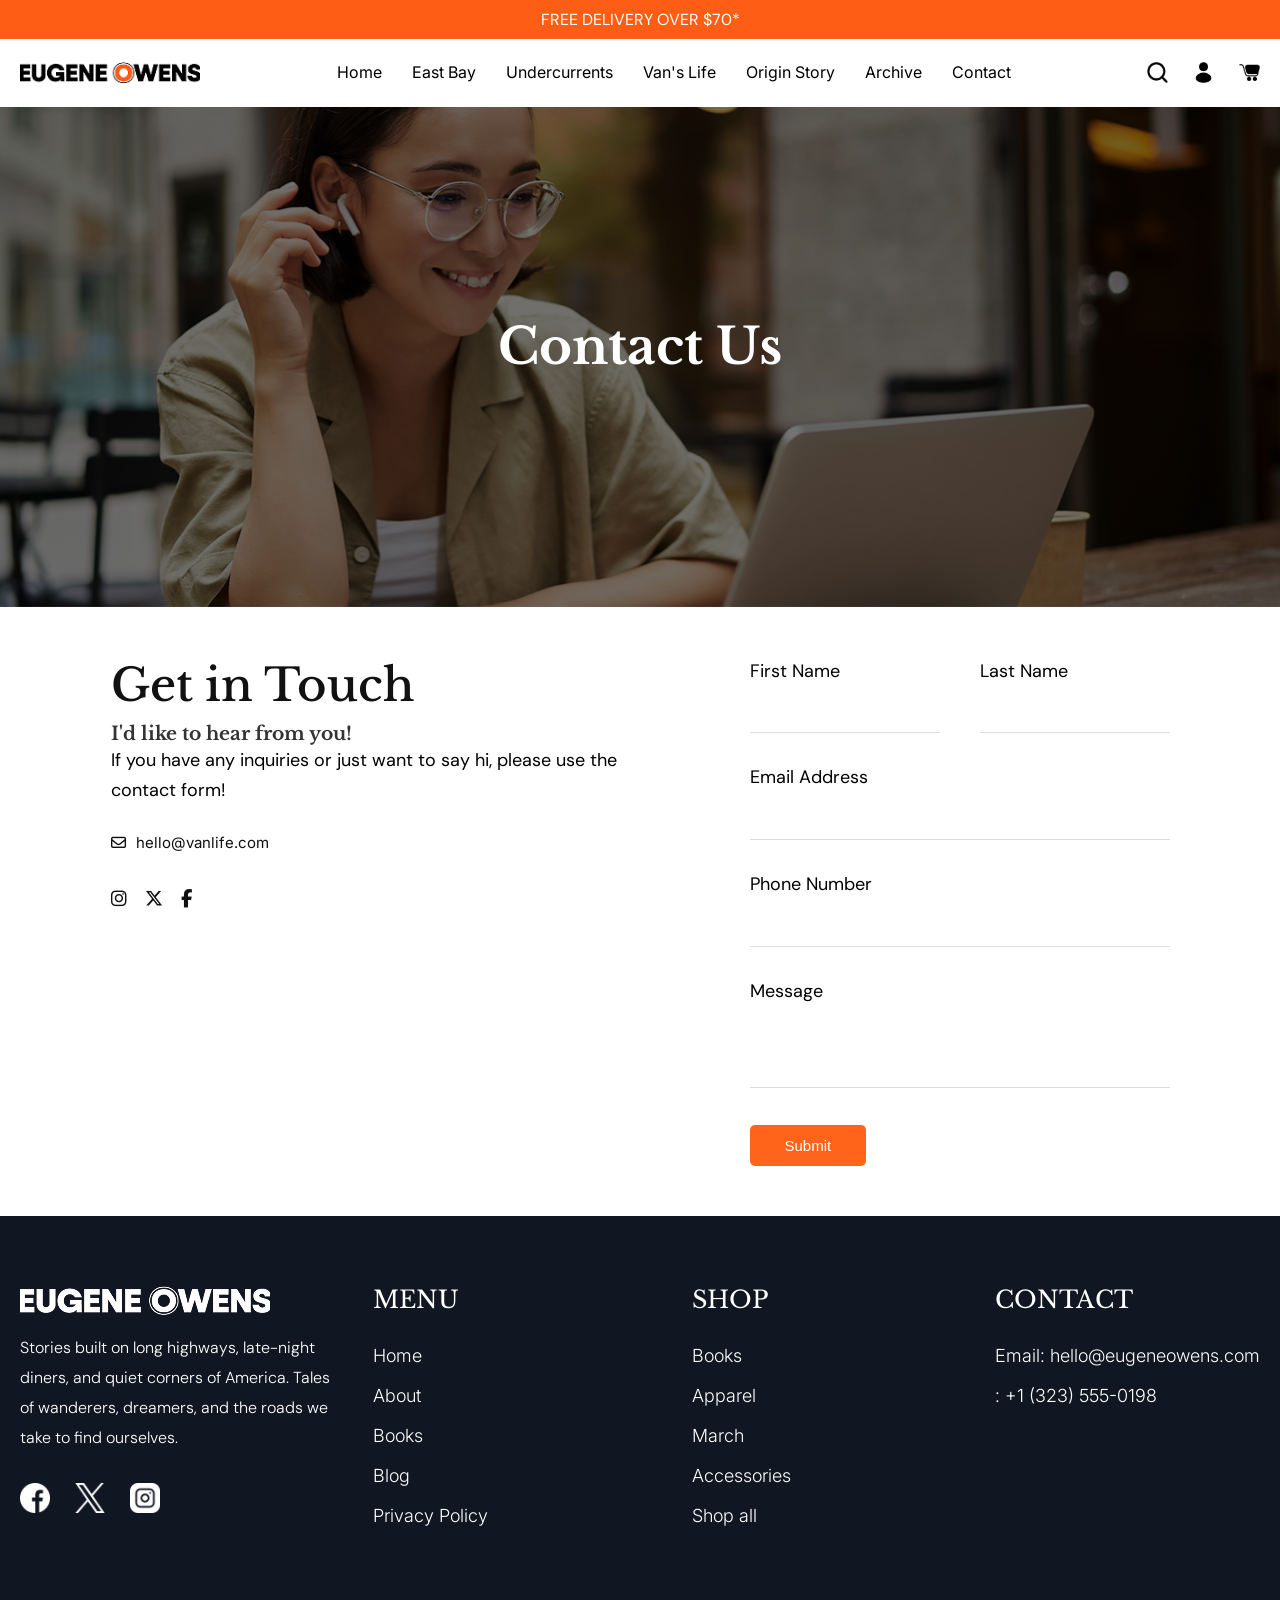
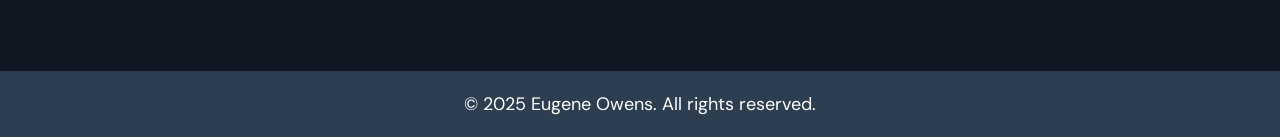
<file: contact.html>
<!DOCTYPE html>
<html lang="en">

<head>
    <meta charset="UTF-8">
    <meta name="viewport" content="width=device-width, initial-scale=1.0">
    <link rel="stylesheet" href="./assests/css/style.css">
    <link rel="stylesheet" href="./assests/css/responsive.css">
    <link rel="stylesheet" href="https://cdnjs.cloudflare.com/ajax/libs/font-awesome/6.7.2/css/all.min.css">

    <title>Contact Us</title>
</head>

<body>
    <div class="topbar">
        <div class="container">
            <div class="row">
                <div class="topbar-wrapper">
                    <p>FREE DELIVERY OVER $70*</p>
                </div>
            </div>
        </div>

    </div>

    <header>
        <div class="container">
            <div class="header-wrapper">

                <!-- Logo -->
                <div class="header-logo">
                    <a href="./index.html">
                        <img src="./assests/images/header-logo.png" alt="Logo">
                    </a>
                </div>

                <!-- Navigation -->
                <nav class="header-menu" id="navbar">
                    <ul>
                        <li><a href="./index.html">Home</a></li>
                        <li><a href="./east-bay.html">East Bay</a></li>
                        <li><a href="./undercurrents.html">Undercurrents</a></li>
                        <li><a href="./vans-life.html">Van's Life</a></li>
                        <li><a href="./origin-story.html">Origin Story</a></li>
                        <li><a href="./archive.html">Archive</a></li>
                        <li><a href="./contact.html">Contact</a></li>
                    </ul>
                </nav>

                <!-- Icons -->
                <div class="header-icon">
                    <a href="#"><img src="./assests/images/header-icon.png" alt=""></a>
                    <a href="./login.html"><img src="./assests/images/header-icon1.png" alt=""></a>
                    <a href="./cart.html"><img src="./assests/images/header-icon2.png" alt=""></a>
                </div>

                <!-- Toggle -->
                <div class="menu-toggle" id="menuToggle">
                    &#9776;
                </div>

            </div>
        </div>
    </header>


    <section class="banner inner-pages-banner" style="background-image: url(./assests/images/contact-background.png);">
        <div class="container">
            <div class="banner-wrapper">
                <h1>Contact Us</h1>
            </div>
        </div>
    </section>

    <section class="touch">
        <div class="container">
            <div class="row">
                <div class="touch-wrapperr">

               
                    <div class="touch-content">
                        <h2>Get in Touch</h2>
                        <h3>I'd like to hear from you!</h3>

                        <p>
                            If you have any inquiries or just want to say hi,
                            please use the contact form!
                        </p>

                        <a href="mailto:hello@vanlife.com" class="email">
                            <i class="fa-regular fa-envelope"></i>
                            hello@vanlife.com
                        </a>

                        <div class="social-icons">
                            <a href="#"><i class="fa-brands fa-instagram"></i></a>
                            <a href="#"><i class="fa-brands fa-x-twitter"></i></a>
                            <a href="#"><i class="fa-brands fa-facebook-f"></i></a>
                        </div>
                    </div>

       
                    <div class="touch-form">

                        <div class="input-row">
                            <div class="input-group">
                                <label>First Name</label>
                                <input type="text">
                            </div>

                            <div class="input-group">
                                <label>Last Name</label>
                                <input type="text">
                            </div>
                        </div>

                        <div class="input-group">
                            <label>Email Address</label>
                            <input type="email">
                        </div>

                        <div class="input-group">
                            <label>Phone Number</label>
                            <input type="text">
                        </div>

                        <div class="input-group">
                            <label>Message</label>
                            <textarea rows="3"></textarea>
                        </div>

                        <button type="submit" class="submit-btn">Submit</button>

                    </div>

                </div>
            </div>
        </div>
    </section>






    <footer>
        <div class="container">
            <div class="row">
                <div class="footer-wrapper">

                    <div class="footer-titel">
                        <a href=""><img src="./assests/images/fotter-logo.png" alt=""></a>
                        <p>Stories built on long highways, late-night diners, and quiet corners of America. Tales of
                            wanderers, dreamers, and the roads we take to find ourselves.
                        </p>
                        <div class="footer-icon">
                            <a href="#"><img src="./assests/images/facebook.png" alt=""></a>
                            <a href="#"><img src="./assests/images/twitter.png" alt=""></a>
                            <a href="#"><img src="./assests/images/instagram.png" alt=""></a>
                        </div>
                    </div>

                    <div class="footer-menu">
                        <div class="menu">
                            <h2>MENU</h2>
                            <ul>
                                <li><a href="#">Home</a></li>
                                <li><a href="#">About</a></li>
                                <li><a href="#">Books</a></li>
                                <li><a href="#">Blog</a></li>
                                <li><a href="#">Privacy Policy</a></li>
                            </ul>
                        </div>

                        <div class="shop">
                            <h2>SHOP</h2>
                            <ul>
                                <li><a href="#">Books</a></li>
                                <li><a href="#">Apparel</a></li>
                                <li><a href="#">March</a></li>
                                <li><a href="#">Accessories</a></li>
                                <li><a href="#">Shop all</a></li>
                            </ul>
                        </div>

                        <div class="contact">
                            <h2>CONTACT</h2>
                            <ul>
                                <li><a href="#">Email: hello@eugeneowens.com</a></li>
                                <li><a href="#"> : +1 (323) 555-0198</a></li>
                            </ul>
                        </div>
                    </div>
                </div>


            </div>
        </div>

    </footer>
    <div class="copyright">
        <div class="container">
            <div class="fotter-last-subheading">
                <p>© 2025 Eugene Owens. All rights reserved.</p>
            </div>
        </div>
    </div>





    <script src="./assests/js/index.js"></script>
    <script>
        const menuToggle = document.getElementById("menuToggle");
        const navbar = document.getElementById("navbar");

        menuToggle.addEventListener("click", () => {
            navbar.classList.toggle("active");

            menuToggle.innerHTML = navbar.classList.contains("active")
                ? "&times;"
                : "&#9776;";
        });
    </script>
</body>

</html>
</file>
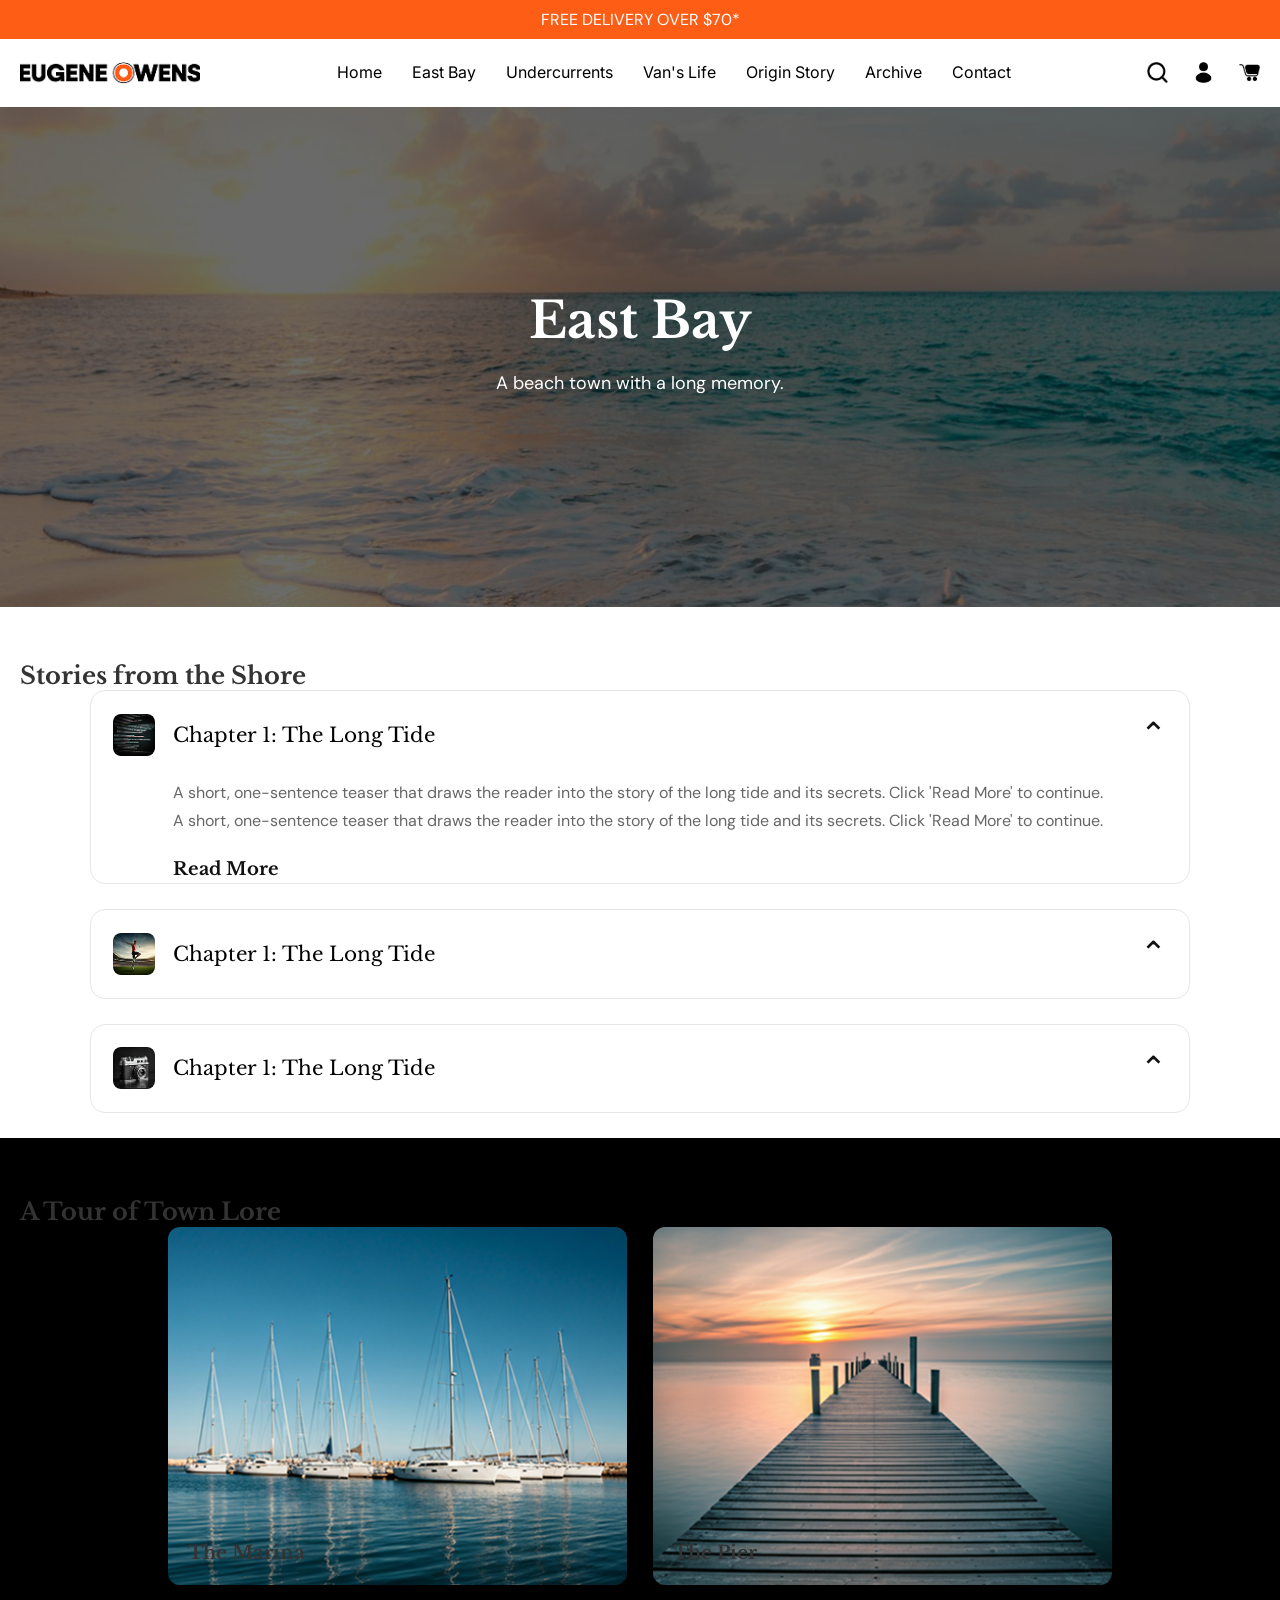
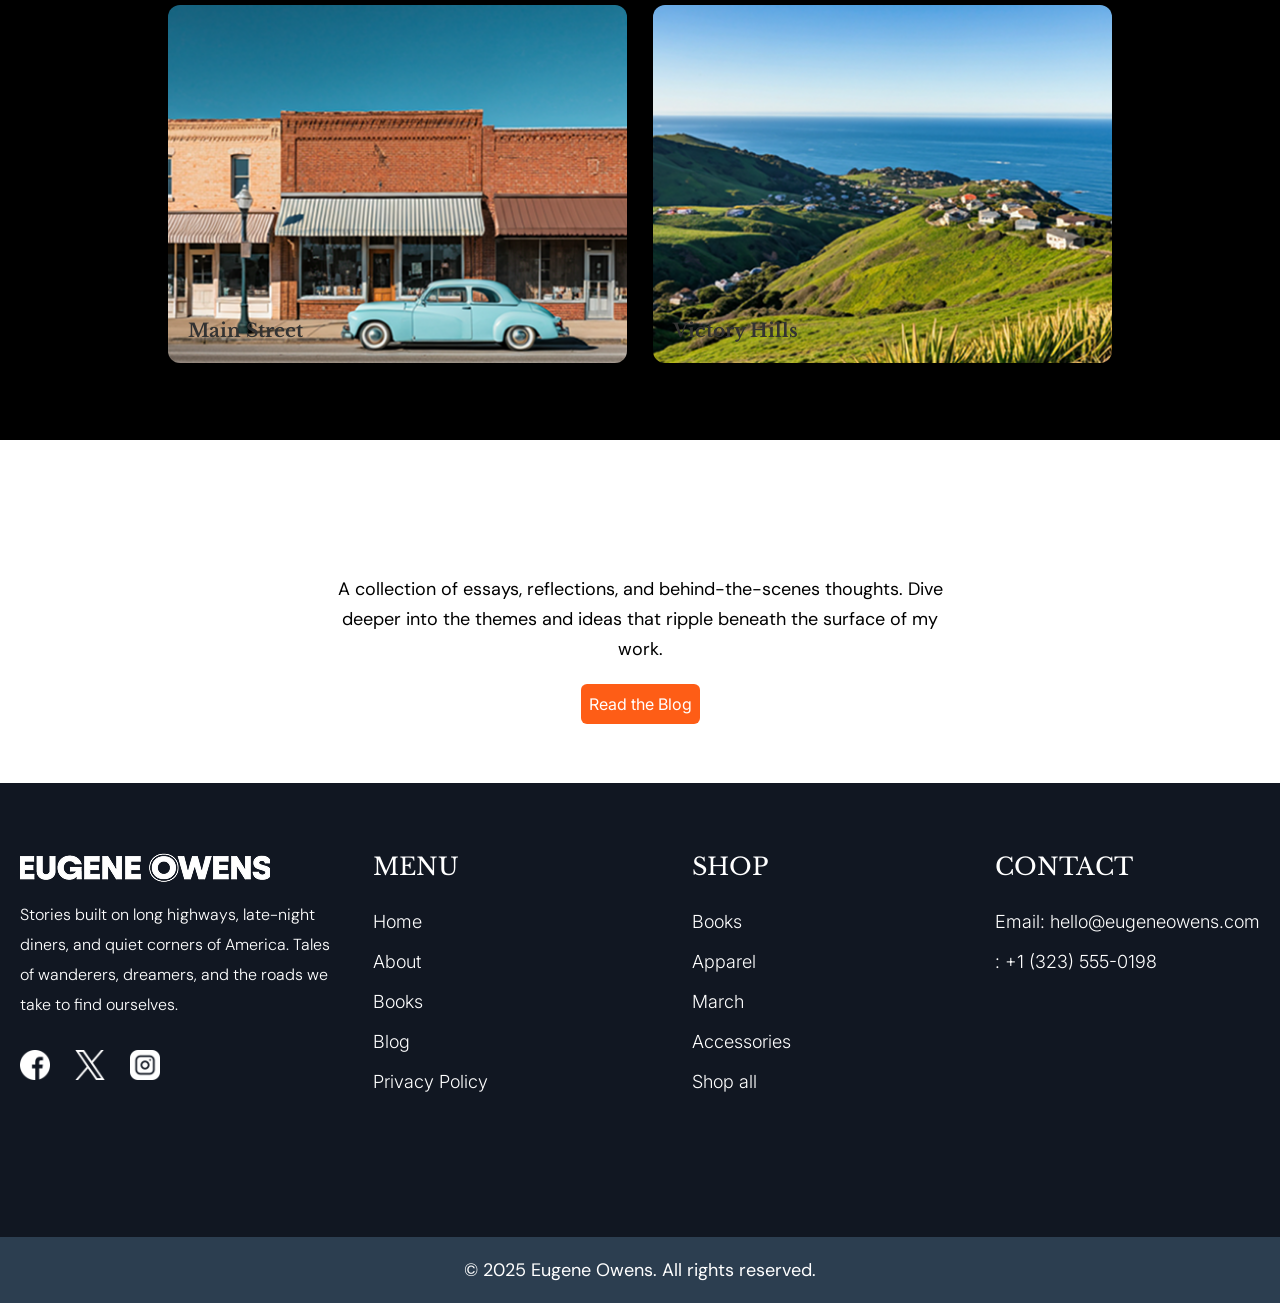
<file: east-bay.html>
<!DOCTYPE html>
<html lang="en">

<head>
    <meta charset="UTF-8">
    <meta name="viewport" content="width=device-width, initial-scale=1.0">
    <link rel="stylesheet" href="./assests/css/style.css">
    <link rel="stylesheet" href="./assests/css/responsive.css">
    <title>EAST BAY</title>
</head>

<body>
    <div class="topbar">
        <div class="container">
            <div class="row">
                <div class="topbar-wrapper">
                    <p>FREE DELIVERY OVER $70*</p>
                </div>
            </div>
        </div>

    </div>

    <header>
        <div class="container">
            <div class="header-wrapper">

                <!-- Logo -->
                <div class="header-logo">
                    <a href="./index.html">
                        <img src="./assests/images/header-logo.png" alt="Logo">
                    </a>
                </div>

                <!-- Navigation -->
                <nav class="header-menu" id="navbar">
                    <ul>
                        <li><a href="./index.html">Home</a></li>
                        <li><a href="./east-bay.html">East Bay</a></li>
                        <li><a href="./undercurrents.html">Undercurrents</a></li>
                        <li><a href="./vans-life.html">Van's Life</a></li>
                        <li><a href="./origin-story.html">Origin Story</a></li>
                        <li><a href="./archive.html">Archive</a></li>
                        <li><a href="./contact.html">Contact</a></li>
                    </ul>
                </nav>

                <!-- Icons -->
                <div class="header-icon">
                    <a href="#"><img src="./assests/images/header-icon.png" alt=""></a>
                    <a href="./login.html"><img src="./assests/images/header-icon1.png" alt=""></a>
                    <a href="./cart.html"><img src="./assests/images/header-icon2.png" alt=""></a>
                </div>

                <!-- Toggle -->
                <div class="menu-toggle" id="menuToggle">
                    &#9776;
                </div>

            </div>
        </div>
    </header>


    <section class="banner inner-pages-banner" style="background-image: url(./assests/images/east-bay-banner.png);">
        <div class="container">
            <div class="banner-wrapper">
                <h1>East Bay</h1>
                <p>A beach town with a long memory.
                </p>

            </div>
        </div>
    </section>

    <section class="stories">
        <div class="container">
            <div class="row">
                <div class="stories-wrapper">
                    <h2>Stories from the Shore</h2>

                    <div class="stories-drop-down">

                        <div class="story-item active">
                            <div class="story-head">
                                <div class="story-left">
                                    <img src="./assests/images/story-img.png" alt="">
                                    <h3>Chapter 1: The Long Tide</h3>
                                </div>
                                <span class="arrow">&#8963;</span>
                            </div>

                            <div class="story-content">
                                <p>
                                    A short, one-sentence teaser that draws the reader into the story of
                                    the long tide and its secrets. Click 'Read More' to continue.
                                    A short, one-sentence teaser that draws the reader into the story of
                                    the long tide and its secrets. Click 'Read More' to continue.
                                </p>

                                <a href="#">Read More</a>
                            </div>
                        </div>

                        <div class="story-item ">
                            <div class="story-head">
                                <div class="story-left">
                                    <img src="./assests/images/story-img1.png" alt="">
                                    <h3>Chapter 1: The Long Tide</h3>
                                </div>
                                <span class="arrow">&#8963;</span>
                            </div>

                            <div class="story-content">
                                <p>
                                    A short, one-sentence teaser that draws the reader into the story of
                                    the long tide and its secrets. Click 'Read More' to continue.
                                    A short, one-sentence teaser that draws the reader into the story of
                                    the long tide and its secrets. Click 'Read More' to continue.
                                </p>

                                <a href="#">Read More</a>
                            </div>
                        </div>

                        <div class="story-item ">
                            <div class="story-head">
                                <div class="story-left">
                                    <img src="./assests/images/story-img2.png" alt="">
                                    <h3>Chapter 1: The Long Tide</h3>
                                </div>
                                <span class="arrow">&#8963;</span>
                            </div>

                            <div class="story-content">
                                <p>
                                    A short, one-sentence teaser that draws the reader into the story of
                                    the long tide and its secrets. Click 'Read More' to continue.
                                    A short, one-sentence teaser that draws the reader into the story of
                                    the long tide and its secrets. Click 'Read More' to continue.
                                </p>

                                <a href="#">Read More</a>
                            </div>
                        </div>

                    </div>

                </div>
            </div>
        </div>
    </section>

    <section class="tour">
        <div class="container">
            <div class="row">
                <div class="tour-wrapper">
                    <h2>A Tour of Town Lore</h2>

                    <div class="tour-titel">
                        <div class="tour-card" style="background-image: url(./assests/images/tour-img.png);">
                            <h3 class="Marina">The Marina</h3>
                        </div>

                        <div class="tour-card" style="background-image: url(./assests/images/tour-img1.png);">
                            <h3>The Pier</h3>

                        </div>

                        <div class="tour-card" style="background-image: url(./assests/images/tour-img2.png);">
                            <h3>Main Street</h3>

                        </div>

                        <div class="tour-card" style="background-image: url(./assests/images/tour-img3.png);">
                            <h3>Victory Hills</h3>

                        </div>


                    </div>
                </div>

            </div>
        </div>

    </section>

    <section class="undercurrents-a">
        <div class="container">
            <div class="row">
                <div class="undercurrents-wrapper">
                    <h2>Undercurrents</h2>
                    <p>A collection of essays, reflections, and behind-the-scenes thoughts. Dive deeper into the themes
                        and ideas that ripple beneath the surface of my work.
                    </p>
                    <a href="#">Read the Blog</a>
                </div>
            </div>
        </div>

    </section>







    <footer>
        <div class="container">
            <div class="row">
                <div class="footer-wrapper">

                    <div class="footer-titel">
                        <a href=""><img src="./assests/images/fotter-logo.png" alt=""></a>
                        <p>Stories built on long highways, late-night diners, and quiet corners of America. Tales of
                            wanderers, dreamers, and the roads we take to find ourselves.
                        </p>
                        <div class="footer-icon">
                            <a href="#"><img src="./assests/images/facebook.png" alt=""></a>
                            <a href="#"><img src="./assests/images/twitter.png" alt=""></a>
                            <a href="#"><img src="./assests/images/instagram.png" alt=""></a>
                        </div>
                    </div>

                    <div class="footer-menu">
                        <div class="menu">
                            <h2>MENU</h2>
                            <ul>
                                <li><a href="#">Home</a></li>
                                <li><a href="#">About</a></li>
                                <li><a href="#">Books</a></li>
                                <li><a href="#">Blog</a></li>
                                <li><a href="#">Privacy Policy</a></li>
                            </ul>
                        </div>

                        <div class="shop">
                            <h2>SHOP</h2>
                            <ul>
                                <li><a href="#">Books</a></li>
                                <li><a href="#">Apparel</a></li>
                                <li><a href="#">March</a></li>
                                <li><a href="#">Accessories</a></li>
                                <li><a href="#">Shop all</a></li>
                            </ul>
                        </div>

                        <div class="contact">
                            <h2>CONTACT</h2>
                            <ul>
                                <li><a href="#">Email: hello@eugeneowens.com</a></li>
                                <li><a href="#"> : +1 (323) 555-0198</a></li>
                            </ul>
                        </div>
                    </div>
                </div>


            </div>
        </div>

    </footer>

    
    <div class="copyright">
        <div class="container">
            <div class="fotter-last-subheading">
                <p>© 2025 Eugene Owens. All rights reserved.</p>
            </div>
        </div>
    </div>




    <script src="./assests/js/index.js"></script>
    <script>
        const menuToggle = document.getElementById("menuToggle");
        const navbar = document.getElementById("navbar");

        menuToggle.addEventListener("click", () => {
            navbar.classList.toggle("active");

            menuToggle.innerHTML = navbar.classList.contains("active")
                ? "&times;"
                : "&#9776;";
        });
    </script>
</body>

</html>
</file>
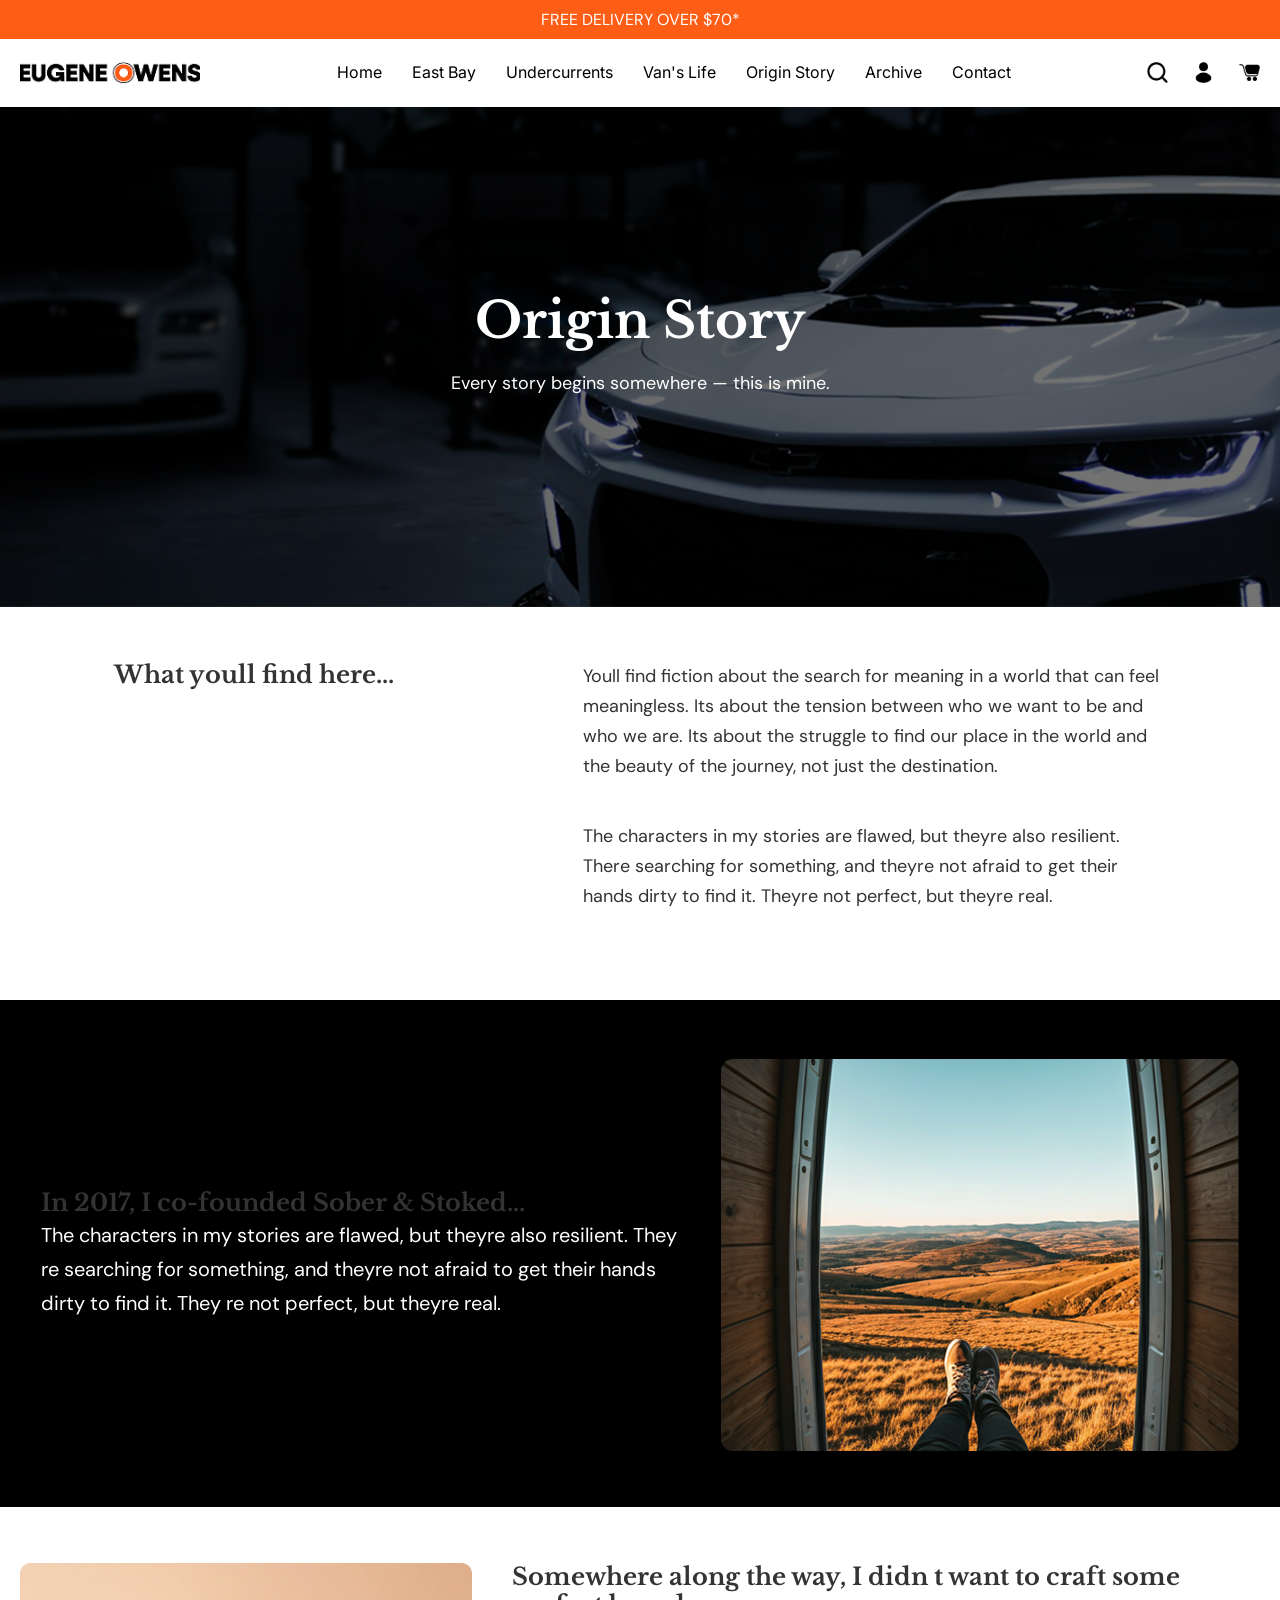
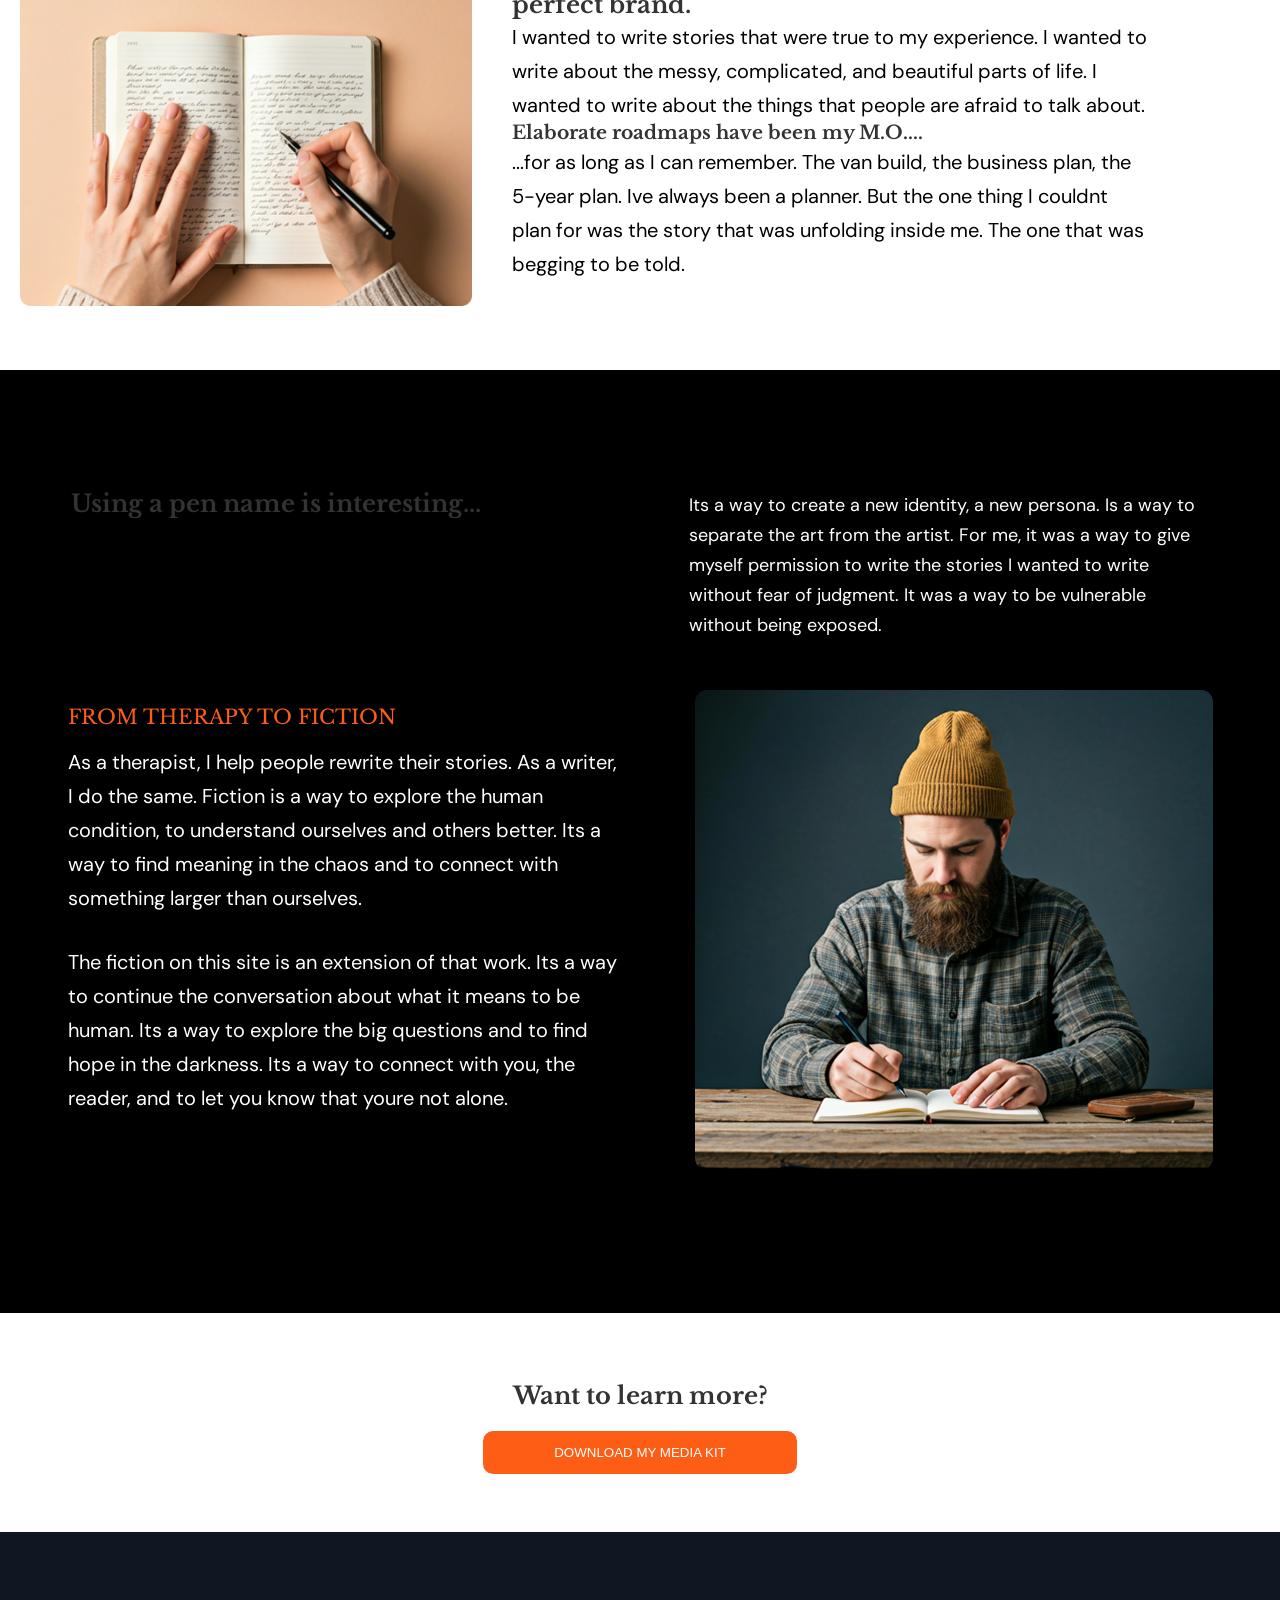
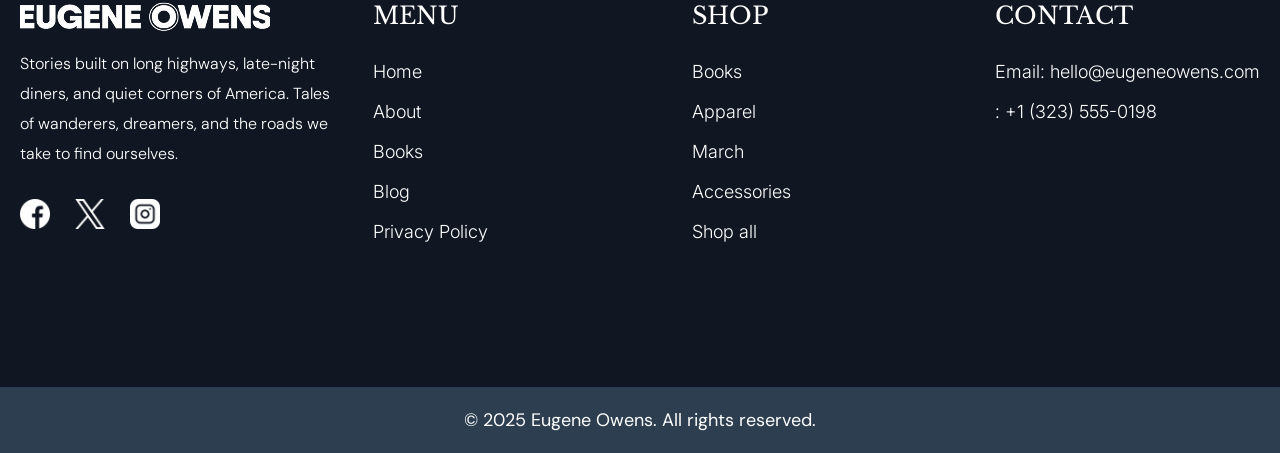
<file: origin-story.html>
<!DOCTYPE html>
<html lang="en">

<head>
    <meta charset="UTF-8">
    <meta name="viewport" content="width=device-width, initial-scale=1.0">
    <link rel="stylesheet" href="./assests/css/style.css">
    <link rel="stylesheet" href="./assests/css/responsive.css">
    <title>origin story</title>
</head>

<body>
    <div class="topbar">
        <div class="container">
            <div class="row">
                <div class="topbar-wrapper">
                    <p>FREE DELIVERY OVER $70*</p>
                </div>
            </div>
        </div>

    </div>

    <header>
        <div class="container">
            <div class="header-wrapper">

                <!-- Logo -->
                <div class="header-logo">
                    <a href="./index.html">
                        <img src="./assests/images/header-logo.png" alt="Logo">
                    </a>
                </div>

                <!-- Navigation -->
                <nav class="header-menu" id="navbar">
                    <ul>
                        <li><a href="./index.html">Home</a></li>
                        <li><a href="./east-bay.html">East Bay</a></li>
                        <li><a href="./undercurrents.html">Undercurrents</a></li>
                        <li><a href="./vans-life.html">Van's Life</a></li>
                        <li><a href="./origin-story.html">Origin Story</a></li>
                        <li><a href="./archive.html">Archive</a></li>
                        <li><a href="./contact.html">Contact</a></li>
                    </ul>
                </nav>

                <!-- Icons -->
                <div class="header-icon">
                    <a href="#"><img src="./assests/images/header-icon.png" alt=""></a>
                    <a href="./login.html"><img src="./assests/images/header-icon1.png" alt=""></a>
                    <a href="./cart.html"><img src="./assests/images/header-icon2.png" alt=""></a>
                </div>

                <!-- Toggle -->
                <div class="menu-toggle" id="menuToggle">
                    &#9776;
                </div>

            </div>
        </div>
    </header>


    <section class="banner inner-pages-banner" style="background-image: url(./assests/images/origin-background.png);">
        <div class="container">
            <div class="banner-wrapper">
                <h1>Origin Story</h1>
                <p>Every story begins somewhere — this is mine.
                </p>

            </div>
        </div>
    </section>


    <section class="whats">
        <div class="container">
            <div class="row">
                <div class="whats-wrapper">
                    <div class="whats-titel">
                        <h2>What youll find here...</h2>
                    </div>

                    <div class="whats-sub-titel">
                        <p>Youll find fiction about the search for meaning in a world that can feel meaningless. Its
                            about the tension between who we want to be and who we are. Its about the struggle to find
                            our place in the world and the beauty of the journey, not just the destination.
                        </p>
                        <p>
                            The characters in my stories are flawed, but theyre also resilient. There searching for
                            something, and theyre not afraid to get their hands dirty to find it. Theyre not perfect,
                            but theyre real.
                        </p>
                    </div>
                </div>
            </div>
        </div>
    </section>

    <section class="sober">
        <div class="container">
            <div class="row">
                <div class="sober-wrapper">
                    <div class="sober-titel">
                        <h2>In 2017, I co-founded Sober
                            & Stoked...
                        </h2>
                        <p>The characters in my stories are flawed, but theyre also resilient. They re searching for
                            something, and theyre not afraid to get their hands dirty to find it. They re not perfect,
                            but theyre real.
                        </p>
                    </div>
                    <div class="sober-inner-wrapper">
                        <img src="./assests/images/sober-img.png" alt="">
                    </div>
                </div>
            </div>
        </div>

    </section>

    <section class="somewhere">
        <div class="container">
            <div class="somewhere-wrapper">
                <div class="somewere-img">
                    <img src="./assests/images/somewhere-img.png" alt="">
                </div>
                <div class="some-where-titel">
                    <h2>Somewhere along the way, I didn t want to craft some perfect brand.
                    </h2>
                    <p>I wanted to write stories that were true to my experience. I wanted to write about the messy,
                        complicated, and beautiful parts of life. I wanted to write about the things that people are
                        afraid to talk about.
                    </p>
                    <h3>Elaborate roadmaps have been my M.O....
                    </h3>
                    <p>
                        ...for as long as I can remember. The van build, the business plan, the 5-year plan. Ive always
                        been a planner. But the one thing I couldnt plan for was the story that was unfolding inside
                        me. The one that was begging to be told.
                    </p>


                </div>

            </div>
        </div>
    </section>

    <section class="therapy">
        <div class="container">
            <div class="row">
                <div class="therapy-wrapper">
                    <div class="thearapy-first-heading">
                        <h2>Using a pen name is
                            interesting...
                        </h2>
                        <p>Its a way to create a new identity, a new persona. Is a way to separate the art from the
                            artist. For me, it was a way to give myself permission to write the stories I wanted to
                            write without fear of judgment. It was a way to be vulnerable without being exposed.
                        </p>
                    </div>

                    <div class="thearapy-subheading">
                        <div class="thearpy-a">
                            <h2>FROM THERAPY TO FICTION</h2>
                            <p>As a therapist, I help people rewrite their stories. As a writer, I do the same. Fiction
                                is a
                                way to explore the human condition, to understand ourselves and others better. Its a way
                                to
                                find meaning in the chaos and to connect with something larger than ourselves.
                            </p>
                            <p>The fiction on this site is an extension of that work. Its a way to continue the
                                conversation about what it means to be human. Its a way to explore the big questions and
                                to
                                find hope in the darkness. Its a way to connect with you, the reader, and to let you
                                know
                                that youre not alone.
                            </p>

                        </div>

                        <img src="./assests/images/thearpy-img.png" alt="">
                    </div>
                </div>
            </div>
        </div>

    </section>

    <section class="learn">
        <div class="container">
            <div class="row">
                <div class="learn-wrapper">
                    <h2>Want to learn more?</h2>
                    <button>DOWNLOAD MY MEDIA KIT </button>
                </div>
            </div>
        </div>
    </section>







    <footer>
        <div class="container">
            <div class="row">
                <div class="footer-wrapper">

                    <div class="footer-titel">
                        <a href=""><img src="./assests/images/fotter-logo.png" alt=""></a>
                        <p>Stories built on long highways, late-night diners, and quiet corners of America. Tales of
                            wanderers, dreamers, and the roads we take to find ourselves.
                        </p>
                        <div class="footer-icon">
                            <a href="#"><img src="./assests/images/facebook.png" alt=""></a>
                            <a href="#"><img src="./assests/images/twitter.png" alt=""></a>
                            <a href="#"><img src="./assests/images/instagram.png" alt=""></a>
                        </div>
                    </div>

                    <div class="footer-menu">
                        <div class="menu">
                            <h2>MENU</h2>
                            <ul>
                                <li><a href="#">Home</a></li>
                                <li><a href="#">About</a></li>
                                <li><a href="#">Books</a></li>
                                <li><a href="#">Blog</a></li>
                                <li><a href="#">Privacy Policy</a></li>
                            </ul>
                        </div>

                        <div class="shop">
                            <h2>SHOP</h2>
                            <ul>
                                <li><a href="#">Books</a></li>
                                <li><a href="#">Apparel</a></li>
                                <li><a href="#">March</a></li>
                                <li><a href="#">Accessories</a></li>
                                <li><a href="#">Shop all</a></li>
                            </ul>
                        </div>

                        <div class="contact">
                            <h2>CONTACT</h2>
                            <ul>
                                <li><a href="#">Email: hello@eugeneowens.com</a></li>
                                <li><a href="#"> : +1 (323) 555-0198</a></li>
                            </ul>
                        </div>
                    </div>
                </div>


            </div>
        </div>

    </footer>
    <div class="copyright">
        <div class="container">
            <div class="fotter-last-subheading">
                <p>© 2025 Eugene Owens. All rights reserved.</p>
            </div>
        </div>
    </div>




    <script src="./assests/js/index.js"></script>
    <script>
        const menuToggle = document.getElementById("menuToggle");
        const navbar = document.getElementById("navbar");

        menuToggle.addEventListener("click", () => {
            navbar.classList.toggle("active");

            menuToggle.innerHTML = navbar.classList.contains("active")
                ? "&times;"
                : "&#9776;";
        });
    </script>
</body>

</html>
</file>
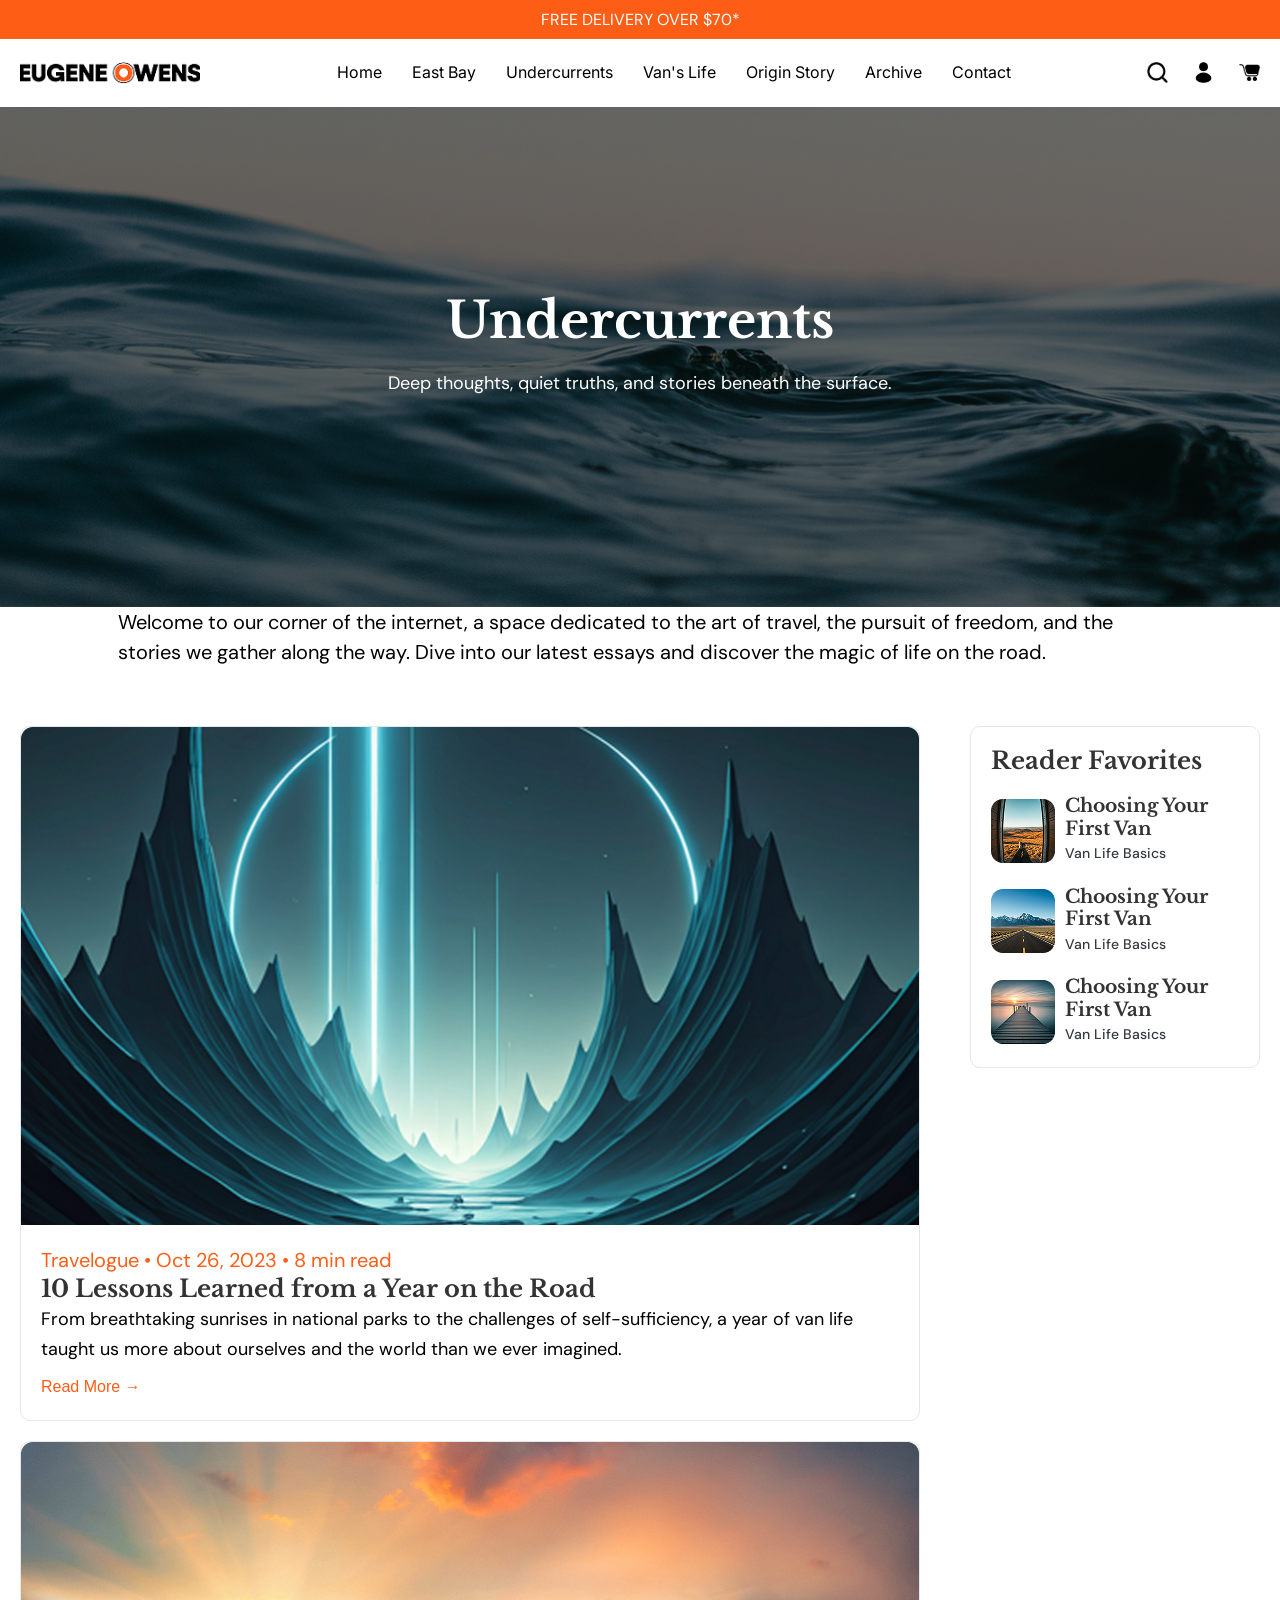
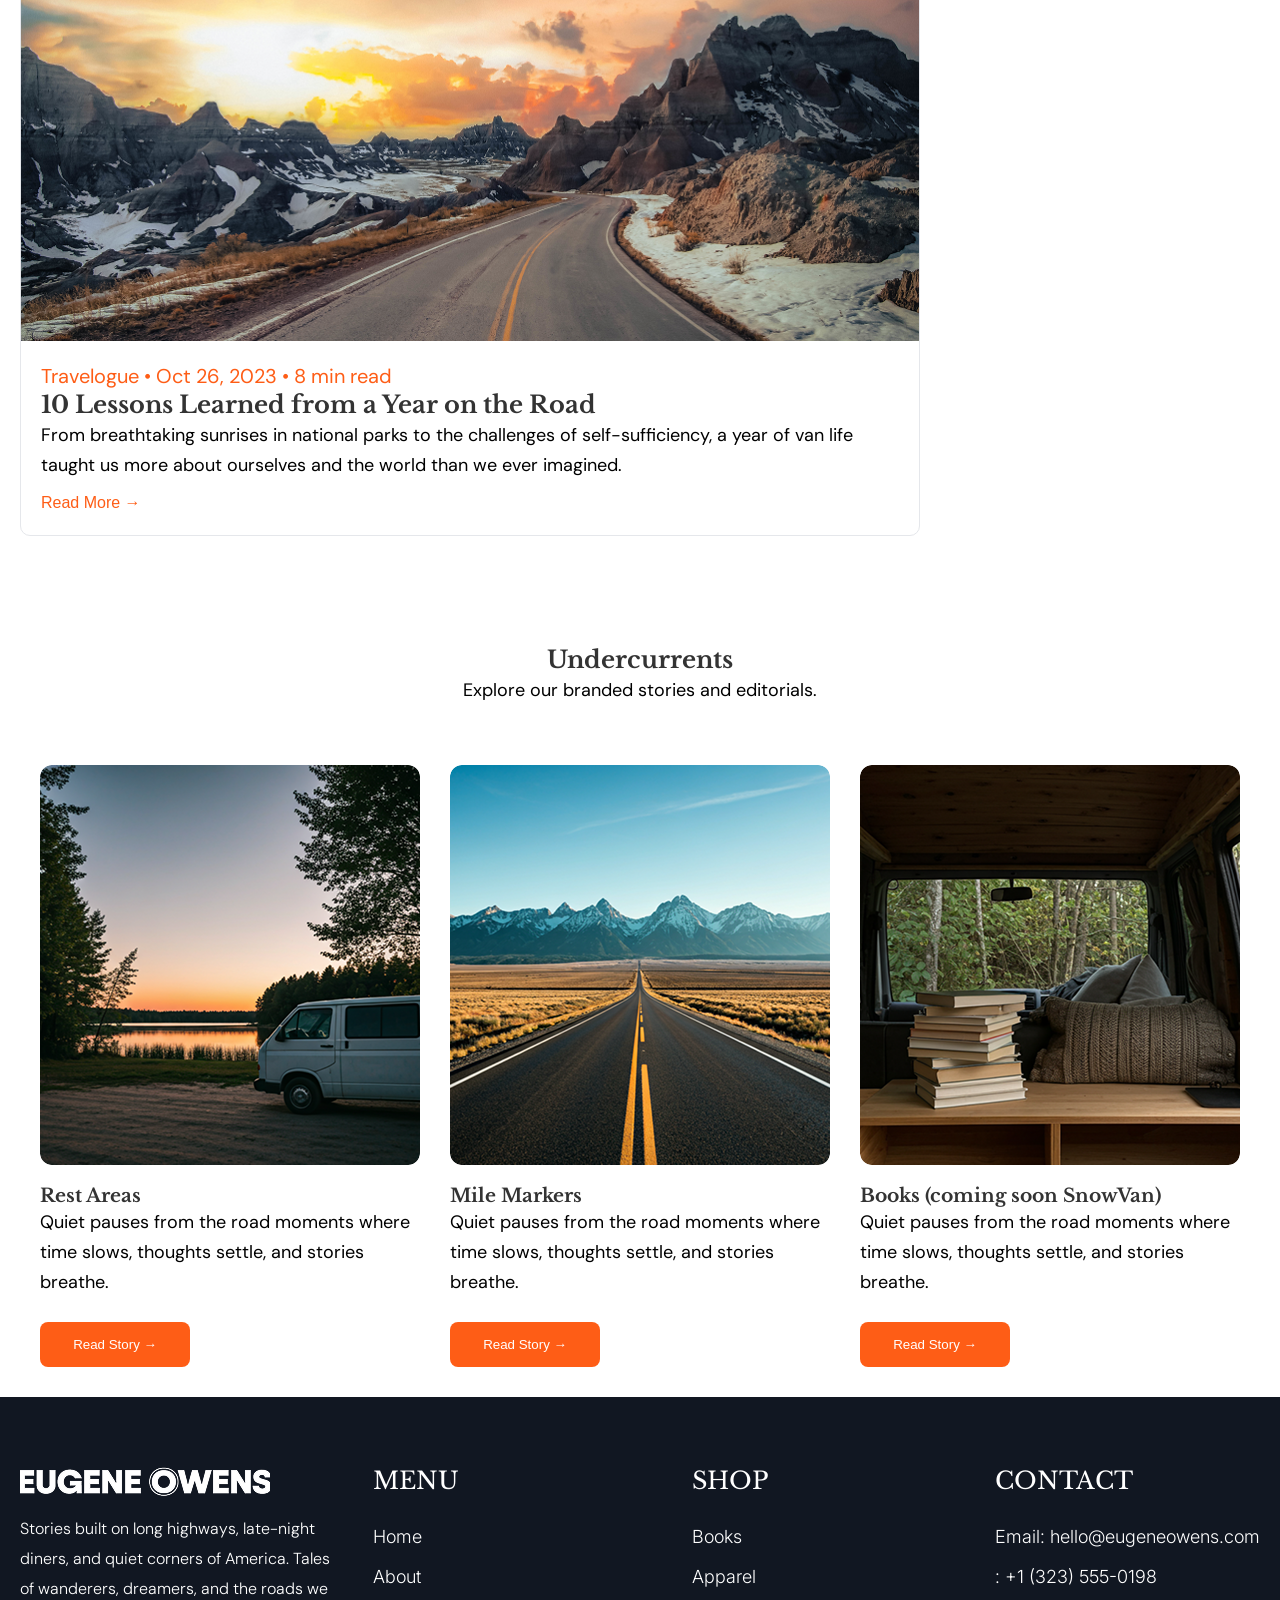
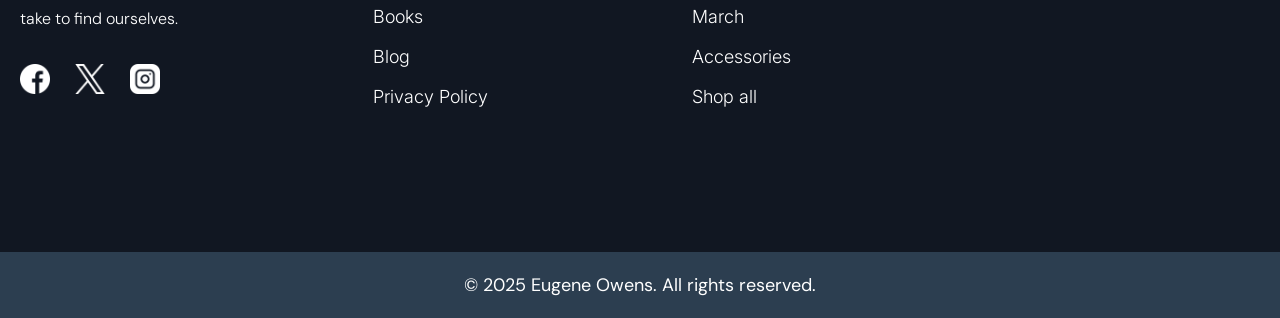
<file: undercurrents.html>
<!DOCTYPE html>
<html lang="en">

<head>
    <meta charset="UTF-8">
    <meta name="viewport" content="width=device-width, initial-scale=1.0">
    <link rel="stylesheet" href="./assests/css/style.css">
    <link rel="stylesheet" href="./assests/css/responsive.css">
    <title>UNDERCURRENTS</title>
</head>

<body>
    <div class="topbar">
        <div class="container">
            <div class="row">
                <div class="topbar-wrapper">
                    <p>FREE DELIVERY OVER $70*</p>
                </div>
            </div>
        </div>

    </div>

    <header>
        <div class="container">
            <div class="header-wrapper">

                <!-- Logo -->
                <div class="header-logo">
                    <a href="./index.html">
                        <img src="./assests/images/header-logo.png" alt="Logo">
                    </a>
                </div>

                <!-- Navigation -->
                <nav class="header-menu" id="navbar">
                    <ul>
                        <li><a href="./index.html">Home</a></li>
                        <li><a href="./east-bay.html">East Bay</a></li>
                        <li><a href="./undercurrents.html">Undercurrents</a></li>
                        <li><a href="./vans-life.html">Van's Life</a></li>
                        <li><a href="./origin-story.html">Origin Story</a></li>
                        <li><a href="./archive.html">Archive</a></li>
                        <li><a href="./contact.html">Contact</a></li>
                    </ul>
                </nav>

                <!-- Icons -->
                <div class="header-icon">
                    <a href="#"><img src="./assests/images/header-icon.png" alt=""></a>
                    <a href="./login.html"><img src="./assests/images/header-icon1.png" alt=""></a>
                    <a href="./cart.html"><img src="./assests/images/header-icon2.png" alt=""></a>
                </div>

                <!-- Toggle -->
                <div class="menu-toggle" id="menuToggle">
                    &#9776;
                </div>

            </div>
        </div>
    </header>


    <section class="banner inner-pages-banner" style="background-image: url(./assests/images/UNDER-BACKGROUND.png);">
        <div class="container">
            <div class="banner-wrapper">
                <h1>Undercurrents</h1>
                <p>Deep thoughts, quiet truths, and stories beneath the surface.
                </p>

            </div>
        </div>
    </section>

    <div class="corner">
        <div class="container">
            <div class="row">
                <div class="corner-wrapper">
                    <p>Welcome to our corner of the internet, a space dedicated to the art of travel, the pursuit of
                        freedom, and the stories we gather along the way. Dive into our latest essays and discover the
                        magic of life on the road.</p>
                </div>
            </div>
        </div>
    </div>

    <section class="sports-cars">
        <div class="container">
            <div class="row">
                <div class="sports-car-wrapper">
                    <div class="sports-inner-img-heading">
                        <div class="sports-card">
                            <img src="./assests/images/sports-img1.png" alt="">
                            <div class="sports-contant">
                                <span>Travelogue • Oct 26, 2023 • 8 min read</span>
                                <h2>10 Lessons Learned from a Year on the Road</h2>
                                <p>From breathtaking sunrises in national parks to the challenges of self-sufficiency, a
                                    year of
                                    van life taught us more about ourselves and the world than we ever imagined.
                                </p>
                                <button>Read More →</button>
                            </div>
                        </div>

                        <div class="sports-card">
                            <img src="./assests/images/sports-img-2.png" alt="">
                            <div class="sports-contant">
                                <span>Travelogue • Oct 26, 2023 • 8 min read</span>
                                <h2>10 Lessons Learned from a Year on the Road</h2>
                                <p>From breathtaking sunrises in national parks to the challenges of self-sufficiency, a
                                    year of
                                    van life taught us more about ourselves and the world than we ever imagined.
                                </p>
                                <button>Read More →</button>
                            </div>
                        </div>
                    </div>

                    <div class="sports-reader">
                        <h2>Reader Favorites</h2>

                        <div class="sports-inner-reader">
                            <div class="sports-reader-titel">
                                <img src="./assests/images/sports-small.png" alt="">

                                <div class="sports-inner-titel">
                                    <h3>Choosing Your First Van</h3>
                                    <span>Van Life Basics</span>
                                </div>
                            </div>
                            <div class="sports-reader-titel">
                                <img src="./assests/images/sports-small1.png" alt="">

                                <div class="sports-inner-titel">
                                    <h3>Choosing Your First Van</h3>
                                    <span>Van Life Basics</span>
                                </div>
                            </div>

                            <div class="sports-reader-titel">
                                <img src="./assests/images/sports-small2.png" alt="">

                                <div class="sports-inner-titel">
                                    <h3>Choosing Your First Van</h3>
                                    <span>Van Life Basics</span>
                                </div>
                            </div>
                        </div>
                    </div>


                </div>
            </div>
        </div>
    </section>






    <section class="vans">
        <div class="container">
            <div class="row">
                <div class="vans-wrapper">
                    <h2>Undercurrents</h2>
                    <p>Explore our branded stories and editorials.</p>
                </div>

                <div class="vans-cards">
                    <div class="card">
                        <div class="card-img">
                            <img src="./assests/images/vans-img.png" alt="">
                        </div>
                        <div class="card-content">
                            <div>
                                <h3>Rest Areas</h3>
                                <p>Quiet pauses from the road moments where time slows, thoughts settle, and stories
                                    breathe.
                                </p>
                            </div>
                            <button>Read Story →</button>
                        </div>
                    </div>
                    <div class="card">
                        <div class="card-img">
                            <img src="./assests/images/vans-img1.png" alt="">
                        </div>
                        <div class="card-content">
                            <div>
                                <h3>Mile Markers</h3>
                                <p>Quiet pauses from the road moments where time slows, thoughts settle, and stories
                                    breathe.
                                </p>
                            </div>
                            <button>Read Story →</button>
                        </div>
                    </div>
                    <div class="card">
                        <div class="card-img">
                            <img src="./assests/images/vans-img2.png" alt="">
                        </div>
                        <div class="card-content">
                            <div>
                                <h3>Books (coming soon SnowVan)</h3>
                                <p>Quiet pauses from the road moments where time slows, thoughts settle, and stories
                                    breathe.
                                </p>
                            </div>
                            <button>Read Story →</button>
                        </div>
                    </div>
                </div>
            </div>
        </div>
    </section>

    <footer>
        <div class="container">
            <div class="row">
                <div class="footer-wrapper">

                    <div class="footer-titel">
                        <a href=""><img src="./assests/images/fotter-logo.png" alt=""></a>
                        <p>Stories built on long highways, late-night diners, and quiet corners of America. Tales of
                            wanderers, dreamers, and the roads we take to find ourselves.
                        </p>
                        <div class="footer-icon">
                            <a href="#"><img src="./assests/images/facebook.png" alt=""></a>
                            <a href="#"><img src="./assests/images/twitter.png" alt=""></a>
                            <a href="#"><img src="./assests/images/instagram.png" alt=""></a>
                        </div>
                    </div>

                    <div class="footer-menu">
                        <div class="menu">
                            <h2>MENU</h2>
                            <ul>
                                <li><a href="#">Home</a></li>
                                <li><a href="#">About</a></li>
                                <li><a href="#">Books</a></li>
                                <li><a href="#">Blog</a></li>
                                <li><a href="#">Privacy Policy</a></li>
                            </ul>
                        </div>

                        <div class="shop">
                            <h2>SHOP</h2>
                            <ul>
                                <li><a href="#">Books</a></li>
                                <li><a href="#">Apparel</a></li>
                                <li><a href="#">March</a></li>
                                <li><a href="#">Accessories</a></li>
                                <li><a href="#">Shop all</a></li>
                            </ul>
                        </div>

                        <div class="contact">
                            <h2>CONTACT</h2>
                            <ul>
                                <li><a href="#">Email: hello@eugeneowens.com</a></li>
                                <li><a href="#"> : +1 (323) 555-0198</a></li>
                            </ul>
                        </div>
                    </div>
                </div>


            </div>
        </div>

    </footer>
    <div class="copyright">
        <div class="container">
            <div class="fotter-last-subheading">
                <p>© 2025 Eugene Owens. All rights reserved.</p>
            </div>
        </div>
    </div>





    <script src="./assests/js/index.js"></script>
    <script>
        const menuToggle = document.getElementById("menuToggle");
        const navbar = document.getElementById("navbar");

        menuToggle.addEventListener("click", () => {
            navbar.classList.toggle("active");

            menuToggle.innerHTML = navbar.classList.contains("active")
                ? "&times;"
                : "&#9776;";
        });
    </script>
</body>

</html>
</file>
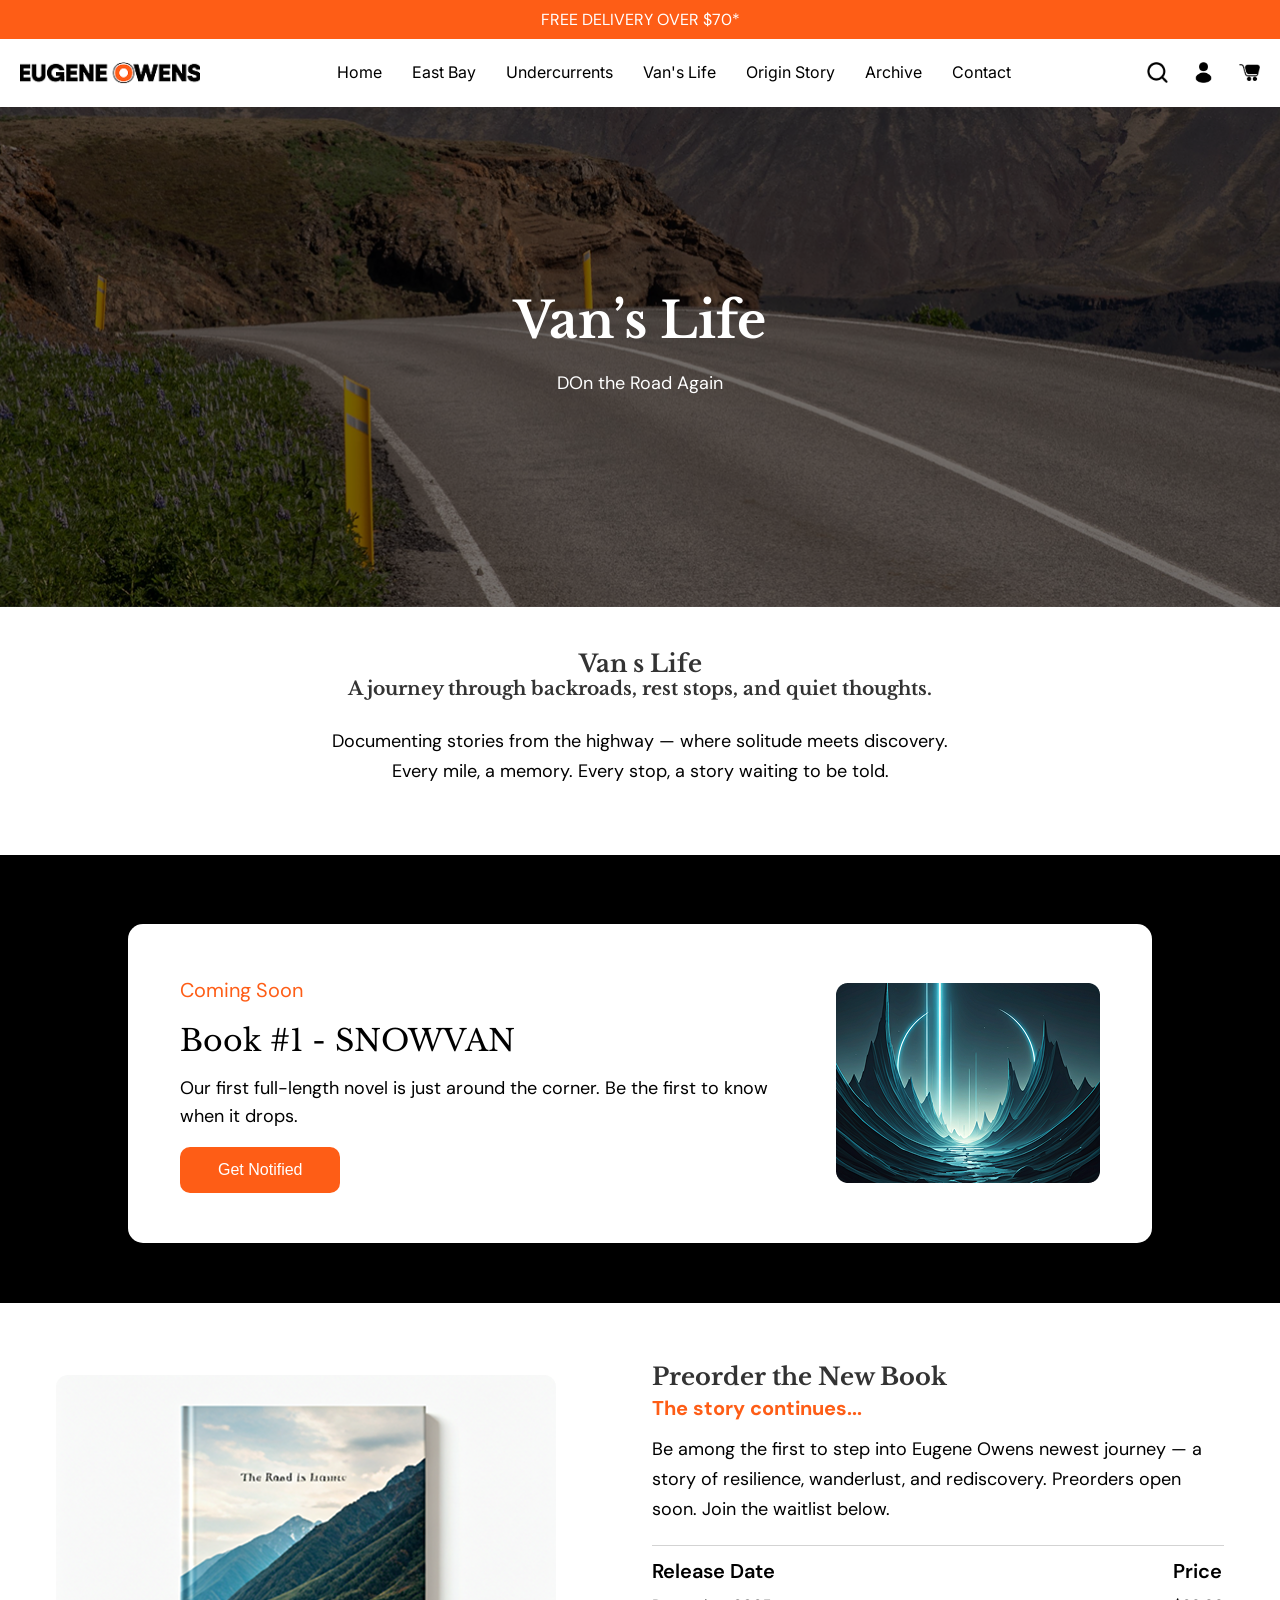
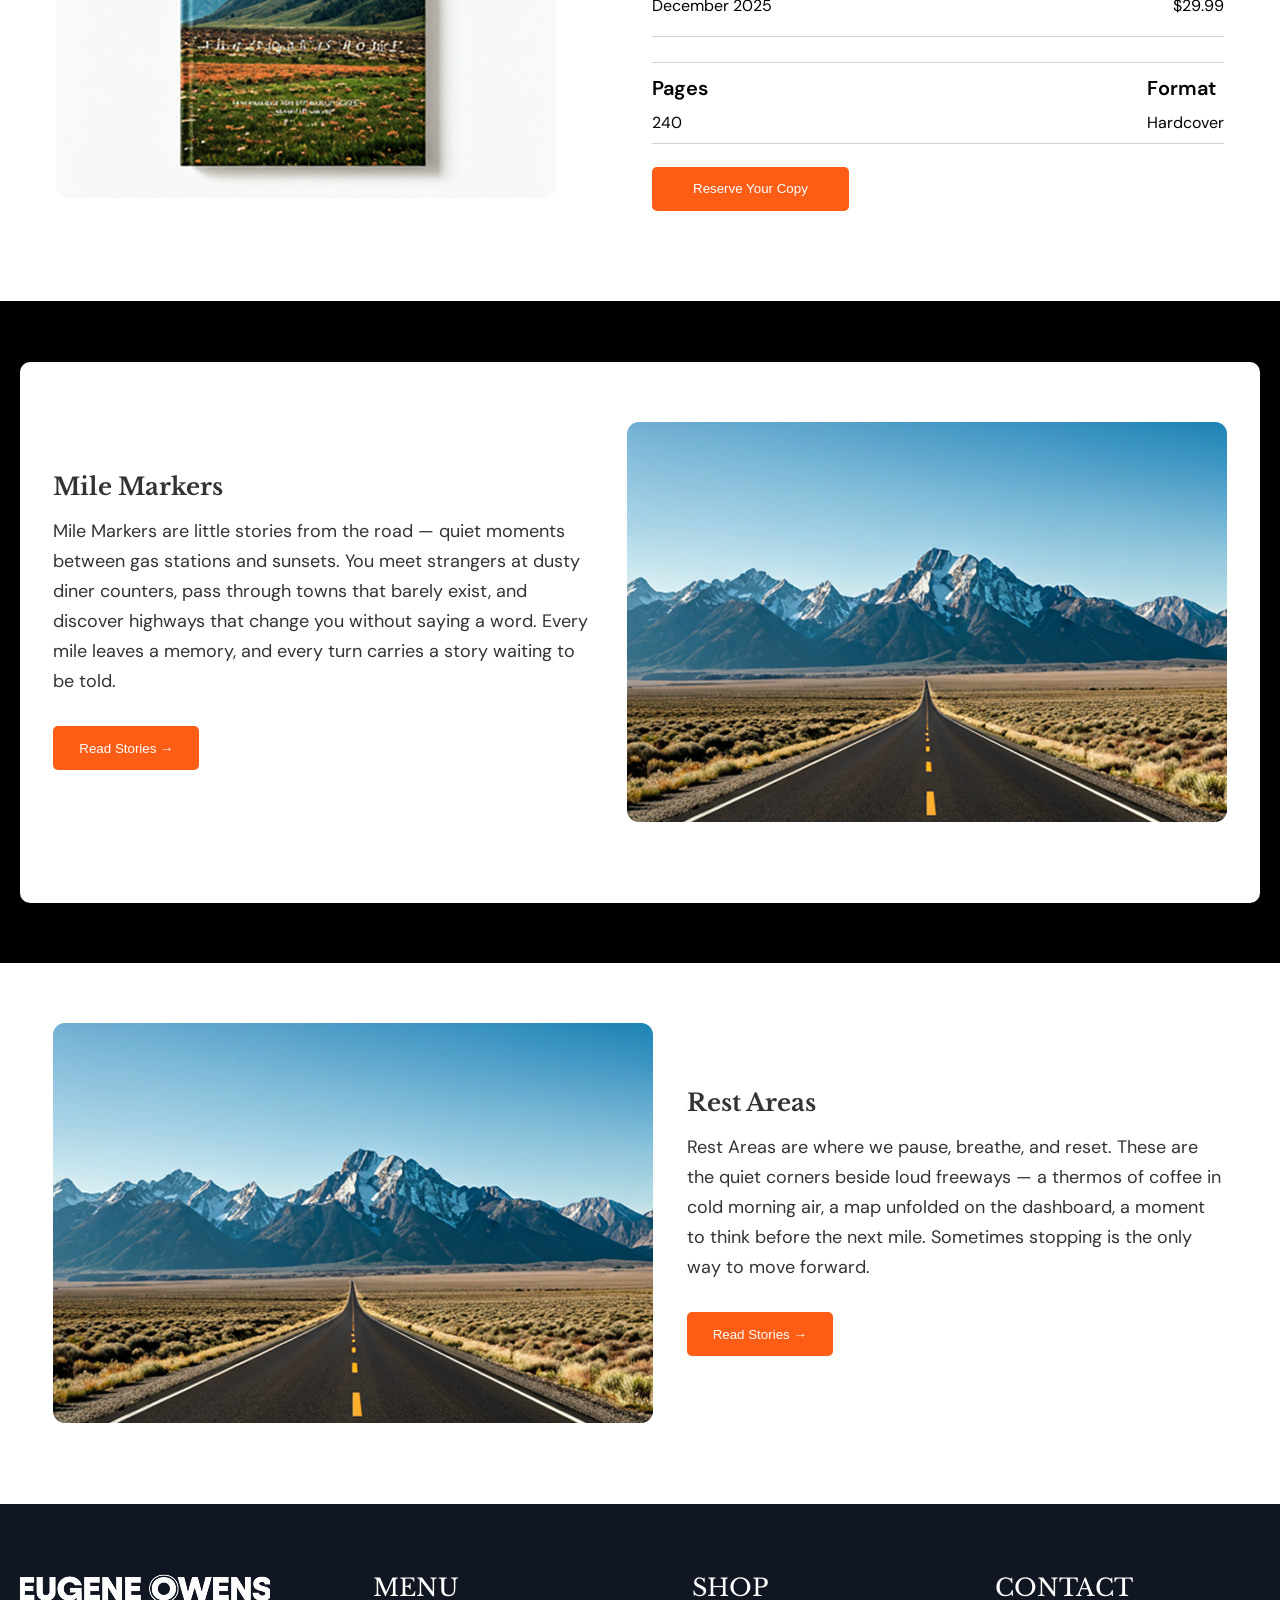
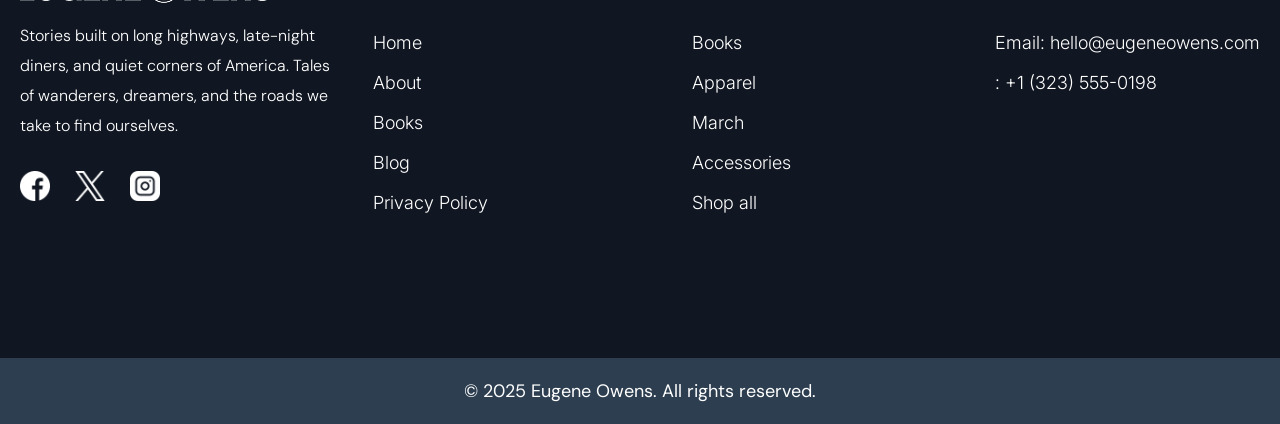
<file: vans-life.html>
<!DOCTYPE html>
<html lang="en">

<head>
    <meta charset="UTF-8">
    <meta name="viewport" content="width=device-width, initial-scale=1.0">
    <link rel="stylesheet" href="./assests/css/style.css">
    <link rel="stylesheet" href="./assests/css/responsive.css">
    <title>VANS LIFE</title>
</head>

<body>
    <div class="topbar">
        <div class="container">
            <div class="row">
                <div class="topbar-wrapper">
                    <p>FREE DELIVERY OVER $70*</p>
                </div>
            </div>
        </div>

    </div>

    <header>
        <div class="container">
            <div class="header-wrapper">

                <!-- Logo -->
                <div class="header-logo">
                    <a href="./index.html">
                        <img src="./assests/images/header-logo.png" alt="Logo">
                    </a>
                </div>

                <!-- Navigation -->
                <nav class="header-menu" id="navbar">
                    <ul>
                        <li><a href="./index.html">Home</a></li>
                        <li><a href="./east-bay.html">East Bay</a></li>
                        <li><a href="./undercurrents.html">Undercurrents</a></li>
                        <li><a href="./vans-life.html">Van's Life</a></li>
                        <li><a href="./origin-story.html">Origin Story</a></li>
                        <li><a href="./archive.html">Archive</a></li>
                        <li><a href="./contact.html">Contact</a></li>
                    </ul>
                </nav>

                <!-- Icons -->
                <div class="header-icon">
                    <a href="#"><img src="./assests/images/header-icon.png" alt=""></a>
                    <a href="./login.html"><img src="./assests/images/header-icon1.png" alt=""></a>
                    <a href="./cart.html"><img src="./assests/images/header-icon2.png" alt=""></a>
                </div>

                <!-- Toggle -->
                <div class="menu-toggle" id="menuToggle">
                    &#9776;
                </div>

            </div>
        </div>
    </header>


    <section class="banner inner-pages-banner" style="background-image: url(./assests/images/VANS-BACKGROUND.png);">
        <div class="container">
            <div class="banner-wrapper">
                <h1>Van’s Life</h1>
                <p>DOn the Road Again
                </p>

            </div>
        </div>
    </section>

    <section class="journey">
        <div class="container">
            <div class="row">
                <div class="journey-wrapper">
                    <h2>Van s Life</h2>
                    <h3>A journey through backroads,
                        rest stops, and quiet thoughts.
                    </h3>
                    <p>
                        Documenting stories from the highway — where solitude meets discovery. Every mile, a memory.
                        Every stop, a story waiting to be told.
                    </p>
                </div>
            </div>
        </div>
    </section>

    <section class="book">
        <div class="container">
            <div class="row">
                <div class="book-wrapper">
                    <div class="book-titel">
                        <span>Coming Soon</span>
                        <h4>Book #1 - SNOWVAN</h4>
                        <p>Our first full-length novel is just around the corner. Be the first to know when it drops.
                        </p>
                        <button>Get Notified</button>
                    </div>
                    <div class="book-inner-img">
                        <img src="./assests/images/book-img.png" alt="">
                    </div>

                </div>
            </div>
        </div>

    </section>

    <section class="preorder">
        <div class="container">
            <div class="row">
                <div class="preorder-wrapper">
                    <div class="preorder-inner-img">
                        <img src="./assests/images/preorder-img.png" alt="">
                    </div>

                    <div class="preorder-titel">
                        <div class="preorder-inner-tittel-a">
                            <h2>Preorder the New Book</h2>
                            <span>The story continues...</span>
                            <p>Be among the first to step into Eugene Owens newest journey — a story of resilience,
                                wanderlust, and rediscovery. Preorders open soon. Join the waitlist below.
                            </p>
                        </div>

                        <div class="preoder-bills">
                            <div class="preoder-inner-bill-a">
                                <p>Release Date</p>
                                <span>December 2025</span>
                            </div>

                            <div class="preoder-inner-bills">
                                <p>Price</p>
                                <span>$29.99</span>
                            </div>
                        </div>
                        <div class="preoder-bills-a">
                            <div class="preoder-inner-bill-a">
                                <p>Pages</p>
                                <span>240</span>
                            </div>

                            <div class="preoder-inner-bills">
                                <p>Format</p>
                                <span>Hardcover</span>
                            </div>

                        </div>
                        <button>
                            Reserve Your Copy
                        </button>
                    </div>
                </div>
            </div>
        </div>
    </section>

    <section class="miles">
        <div class="container">
            <div class="row">
                <div class="miles-wrapper">
                    <div class="miles-titel">
                        <h2>Mile Markers</h2>
                        <p>Mile Markers are little stories from the road — quiet moments between gas stations and
                            sunsets. You meet strangers at dusty diner counters, pass through towns that barely exist,
                            and discover highways that change you without saying a word. Every mile leaves a memory, and
                            every turn carries a story waiting to be told.
                        </p>
                        <button>Read Stories →</button>
                    </div>
                    <div class="miles-inner-img">
                        <img src="./assests/images/miles-img.png" alt="">
                    </div>
                </div>
            </div>

        </div>
    </section>

    <section class="miless">
        <div class="container">
            <div class="row">
                <div class="miles-wrapperr">
                    <div class="miles-inner-imgg">
                        <img src="./assests/images/miles-img.png" alt="">
                    </div>
                    <div class="miles-titell">
                        <h2>Rest Areas</h2>
                        <p>Rest Areas are where we pause, breathe, and reset. These are the quiet corners beside loud
                            freeways — a thermos of coffee in cold morning air, a map unfolded on the dashboard, a
                            moment to think before the next mile. Sometimes stopping is the only way to move forward.
                        </p>
                        <button>Read Stories →</button>
                    </div>

                </div>
            </div>

        </div>
    </section>


    <footer>
        <div class="container">
            <div class="row">
                <div class="footer-wrapper">

                    <div class="footer-titel">
                        <a href=""><img src="./assests/images/fotter-logo.png" alt=""></a>
                        <p>Stories built on long highways, late-night diners, and quiet corners of America. Tales of
                            wanderers, dreamers, and the roads we take to find ourselves.
                        </p>
                        <div class="footer-icon">
                            <a href="#"><img src="./assests/images/facebook.png" alt=""></a>
                            <a href="#"><img src="./assests/images/twitter.png" alt=""></a>
                            <a href="#"><img src="./assests/images/instagram.png" alt=""></a>
                        </div>
                    </div>

                    <div class="footer-menu">
                        <div class="menu">
                            <h2>MENU</h2>
                            <ul>
                                <li><a href="#">Home</a></li>
                                <li><a href="#">About</a></li>
                                <li><a href="#">Books</a></li>
                                <li><a href="#">Blog</a></li>
                                <li><a href="#">Privacy Policy</a></li>
                            </ul>
                        </div>

                        <div class="shop">
                            <h2>SHOP</h2>
                            <ul>
                                <li><a href="#">Books</a></li>
                                <li><a href="#">Apparel</a></li>
                                <li><a href="#">March</a></li>
                                <li><a href="#">Accessories</a></li>
                                <li><a href="#">Shop all</a></li>
                            </ul>
                        </div>

                        <div class="contact">
                            <h2>CONTACT</h2>
                            <ul>
                                <li><a href="#">Email: hello@eugeneowens.com</a></li>
                                <li><a href="#"> : +1 (323) 555-0198</a></li>
                            </ul>
                        </div>
                    </div>
                </div>


            </div>
        </div>

    </footer>
    <div class="copyright">
        <div class="container">
            <div class="fotter-last-subheading">
                <p>© 2025 Eugene Owens. All rights reserved.</p>
            </div>
        </div>
    </div>





    <script src="./assests/js/index.js"></script>
    <script>
        const menuToggle = document.getElementById("menuToggle");
        const navbar = document.getElementById("navbar");

        menuToggle.addEventListener("click", () => {
            navbar.classList.toggle("active");

            menuToggle.innerHTML = navbar.classList.contains("active")
                ? "&times;"
                : "&#9776;";
        });
    </script>
</body>

</html>
</file>
<file: assests/css/style.css>
@import url('https://fonts.googleapis.com/css2?family=DM+Sans:ital,opsz,wght@0,9..40,100..1000;1,9..40,100..1000&display=swap');
@import url('https://fonts.googleapis.com/css2?family=Libre+Baskerville:ital,wght@0,400..700;1,400..700&display=swap');
@import url('https://fonts.googleapis.com/css2?family=Inter:ital,opsz,wght@0,14..32,100..900;1,14..32,100..900&display=swap');

*,
*::before,
*::after {
    margin: 0;
    padding: 0;
    box-sizing: border-box;
}

html {
    scroll-behavior: smooth;
    -webkit-text-size-adjust: 100%;
}

body {
    font-family: "DM Sans", sans-serif;
    font-size: 16px;
    line-height: 1.6;
    color: #333;
    background: #fff;
    overflow-x: hidden;
    -webkit-font-smoothing: antialiased;
    -moz-osx-font-smoothing: grayscale;
}

h1,
h2,
h3,
h4,
h5,
h6 {
    font-family: "Libre Baskerville", serif;
    font-weight: 700;
    line-height: 1.2;
    color: inherit;
}

a {
    text-decoration: none;
    color: inherit;
    font-family: "Inter", sans-serif;


}

p {
    font-family: "DM Sans", sans-serif;
    font-size: 18px;
    font-weight: 400;
    line-height: normal;
}

ul,
ol,
li {
    list-style: none;
}

img,
picture,
svg,
video,
canvas {
    display: block;
    max-width: 100%;
    height: auto;
}

iframe {
    width: 100%;
    border: 0;
}


button {
    cursor: pointer;
}

button:disabled {
    cursor: not-allowed;
}

input,
textarea,
select {
    width: 100%;
}

textarea {
    resize: vertical;
}

.container {
    width: 100%;
    max-width: 1600px;
    margin: 0 auto;
    padding: 0 20px;
}

.btn {
    background-color: #FE5D16;
    color: #fff;
    font-size: 16px;
    border-radius: 12px;
    padding: 15px 30px;
    min-width: 200px;
    display: inline-block;
    text-align: center;
    transition: all 0.35s ease;
    border: 2px solid #FE5D16;
    cursor: pointer;
    margin-top: 20px;
}

.btn:hover {
    background-color: #fff;
    color: #FE5D16;
    transform: translateY(-4px);
    box-shadow: 0 10px 25px rgba(254, 93, 22, 0.35);
}





/* 
.............../////////topbar............////////// */
.topbar {
    background: #FE5D16 !important;
    padding: 9px 0;
}

.topbar-wrapper p {
    font-size: 16px;
    color: white;
    text-align: center;
}


/* ............./////////header......////////// */
header {
    padding: 21px 0;
    position: relative;
}

.header-wrapper {
    display: flex;
    align-items: center;
    justify-content: space-between;
    position: relative;
}

.header-logo img {
    width: 100%;
    max-width: 180px;
}

.header-menu ul {
    display: flex;
    align-items: center;
    gap: 30px;
}

.header-menu ul a {
    font-size: 16px;
    color: #000;
    transition: .3s;
}

.header-menu ul a:hover {
    color: #FE5D16;
}

.header-icon {
    display: flex;
    align-items: center;
    gap: 25px;
}

.header-icon img {
    width: 21px;
    transition: .3s;
}

.header-icon img:hover {
    transform: scale(1.15);
    opacity: .8;
}

.menu-toggle {
    display: none;
    font-size: 30px;
    cursor: pointer;
    color: #000;
    user-select: none;
}



/* 
....../////////////footer........./////////////////// */

footer {
    background: #111722;
    padding: 70px 0 135px;
}

.footer-icon img {
    width: 30px;
    /* background: white; */
    /* border-radius: 20px; */
}

.footer-titel p {
    font-size: 16px;
    max-width: 422px;
    margin-top: 17px;
    color: white;
    font-weight: 300;
    line-height: 30px;
}

.footer-icon {
    display: flex;
    align-items: center;
    gap: 25px;
    margin-top: 30px;
}

.footer-wrapper {
    display: flex;
    justify-content: space-between;

    gap: 40px;
}

.footer-menu {
    display: flex;
    align-items: normal;
    width: 100%;
    justify-content: space-between;
    max-width: 887px;
    flex-wrap: wrap;
    gap: 30px;
}

.copyright {
    text-align: center;
    background: #2C3E50;
    padding: 21px 0;
}

.footer-menu h2 {
    color: white;
    font-size: 24px;
    font-weight: 400;
    margin-bottom: 21px;
}

.footer-menu ul {
    font-size: 18px;
    color: white;
    font-weight: 400;
    line-height: 40px;
}


.fotter-last-subheading p {
    font-size: 18px;
    font-weight: 400;
    color: white;

}

.footer-menu a {
    font-size: 18px;
    font-weight: 300;
    transition: .3s;
}


.footer-menu a:hover {
    color: #FE5D16;
}

.footer-icon img {

    transition: .3s;
}

.footer-icon img:hover {
    transform: scale(1.15);
    opacity: .8;
}


/* banner css  */
.banner {
    position: relative;
    background-position: center;
    background-repeat: no-repeat;
    background-size: cover;
    width: 100%;
    min-height: 700px;
    display: flex;
    align-items: center;
    color: white;
    z-index: 1;
}

.banner::before {
    content: "";
    position: absolute;
    inset: 0;
    background: rgba(0, 0, 0, 0.55);
    /* Adjust opacity */
    z-index: -1;
}

.banner h1 {
    font-size: 70px;
    font-weight: 800;
    max-width: 860px;
    margin-bottom: 20px;
}

.banner p {
    font-size: 18px;
    margin-bottom: 28px;
}

.banner a {
    font-size: 16px;
    background-color: #fff;
    padding: 10px 25px;
    border-radius: 12px;
    color: #FE5D16;
    text-decoration: none;
    display: inline-block;
    transition: all 0.35s ease;
}

.banner a:hover {
    transform: translateY(-3px);
    box-shadow: 0 10px 25px rgba(254, 93, 22, 0.25);
}

.geet-start {
    background-color: #FE5D16 !important;
    color: #fff !important;
    transition: all 0.35s ease;
}

.geet-start:hover {
    background-color: #e54d0a !important;
    color: #fff !important;
    transform: translateY(-3px);
    box-shadow: 0 10px 25px rgba(254, 93, 22, 0.35);
}

.banner-button-wrappper {
    display: flex;
    gap: 20px;
}

section.banner.inner-pages-banner {
    min-height: 500px;
}

.inner-pages-banner .banner-wrapper {
    display: flex;
    flex-direction: column;
    align-items: center;
    justify-content: center;
    text-align: center;
}

.inner-pages-banner h1 {
    font-size: 50px;

}

.section-heading {
    font-size: 45px;
    font-weight: 800;
    line-height: normal;
    margin-bottom: 20px;
}

.section-heading-50 {
    font-size: 50px;
}

.section-subheading {
    font-size: 18px;
    line-height: 32px;
    color: black;
    margin-bottom: 20px;
}

.section-subheading-white {
    color: white;
}


.after-banner-wrapper {
    display: flex;
    align-items: center;
    max-width: 1280px;
    margin: 0 auto;
    gap: 40px;
    justify-content: space-between;
}

section.after-banner {
    padding: 90px 0 40px;
}

.after-banner-content {
    width: 100%;
    max-width: 625px;
    height: 100%;
    display: flex;
    flex-direction: column;
    align-items: start;
}

.after-banner-image {
    width: 100%;
    max-width: fit-content;
    height: 100%;
    position: relative;
}

.after-banner-image img {
    max-height: 614px;
    border-radius: 50% 50% 0 0;
    min-width: 565px;
    object-fit: cover;
}

.after-banner-sticker {
    background: #FE5D16;
    width: 100%;
    max-width: 191px;
    min-height: 192px;
    color: white;
    padding: 20px;
    border-radius: 15px;
    position: absolute;
    top: 74%;
    right: 80%;
    display: flex;
    flex-direction: column;
    justify-content: center;
}

.after-banner-sticker p {
    font-size: 15px;

}

p.quots {
    font-size: 40px;
    line-height: normal;
}


/* 
..........//////////neon......./////////////// */

section.neon-night {
    background: black;
    padding: 101px 0;
}

.neon-night-wrapper {
    display: flex;
    align-items: center;
    justify-content: space-between;
    max-width: 1009px;
    margin: 0 auto;
    gap: 30px;
}

.neon-night-titel p {
    width: 100%;
    max-width: 639px;
    margin-top: 19px;
    margin-bottom: 18px;
    font-size: 18px;
    color: white;
    font-weight: 300;
}

.neon-night-titel p strong {
    font-weight: 700;
}

.neon-night-titel p strong {
    font-weight: 700;
}

.neon-night-titel h2 {
    font-size: 40px;
    font-weight: 800;
    color: white;
}

.neon-img img {
    width: 100%;
    max-width: 309px;
    max-height: 463px;
}





/* ..........//////////vedeo.........//////// */

.video {
    padding: 60px 0;
}

.video video {
    width: 100%;
    max-width: 1200px;
    max-height: 600px;
    display: block;
    border-radius: 20px;
    object-fit: cover;
}

.video-wrapper {
    display: flex;
    align-items: center;
    justify-content: center;
}





/* ........////////glim............////////////// */




.glim-titel {
    text-align: center;
    padding-bottom: 50px;
}

section.glim {
    padding: 53px 0px 60px;
}

.glim-contant>div {
    width: 100%;
    max-width: calc(100%/2 - 30px);
}

.glim-titel h1 {
    font-size: 45px;
    color: black;
    font-weight: 800;
}

.glim-inner-img {
    background-position: center;
    background-repeat: no-repeat;
    background-size: cover;
    width: 100%;
    max-width: 550px;
    min-height: 398px;
    display: flex;
    align-items: end;
    color: white;
    font-size: 30px;
    padding: 20px;
    border-radius: 10px;
}

.glim-inner-img-titel {
    background-position: center;
    background-repeat: no-repeat;
    background-size: cover;
    width: 100%;
    max-width: 547px;
    min-height: 190px;
    display: flex;
    align-items: end;
    color: white;
    font-size: 30px;
    padding: 20px;
    border-radius: 20px;
    margin-bottom: 20px;
}

.glim-inner-img-titel-a {
    background-position: center;
    background-repeat: no-repeat;
    background-size: cover;
    width: 100%;
    max-width: 547px;
    min-height: 190px;
    display: flex;
    align-items: end;
    color: white;
    font-size: 30px;
    padding: 20px;
    border-radius: 20px;

}

.glim-contant {
    display: flex;
    align-items: center;
    justify-content: space-between;
    gap: 30px;
    max-width: 1136px;
    margin: 0 auto;
}

.glim-inner-img h3 {
    font-size: 30px;
    font-weight: 800;
    color: white;
}

.glim-inner-img-titel h3 {
    font-size: 30px;
    font-weight: 800;
    color: white;

}

.glim-inner-img-titel-a h3 {
    font-size: 30px;
    font-weight: 800;
    color: white;

}



/* 
........///////undercurrents.......///////// */

section.undercurrents {
    background: black;
    padding: 60px 0px 59px;
}

.undercurrents-wrapper {
    display: flex;
    align-items: center;
    flex-direction: column;
    gap: 20px;
}

.undercurrents-wrapper h2 {
    font-size: 45px;
    font-weight: 700;
    color: white;
}

.undercurrents-wrapper p {
    font-size: 18px;
    font-weight: 400;
    max-width: 631px;
    line-height: 30px;
    text-align: center;
    color: white;
}

.undercurrents-wrapper a {
    max-width: 213px;
    height: 40px;
    color: white;
    background: #FE5D16;
    padding: 8px;
    border-radius: 6px;
    font-size: 16px;
    cursor: pointer;
    transition: all 0.3s ease;
}

.undercurrents-wrapper a:hover {
    background: #d84b0d;
    transform: translateY(-3px);


}

/* ....../////////vans...........///////////// */
.vans {
    padding: 30px 0;
}

.vans-wrapper {
    text-align: center;
    max-width: 750px;
    margin: 0 auto 60px;
}

.vans-wrapper h1 {
    font-size: 50px;
    margin-bottom: 15px;
    color: black;
}

.vans-wrapper p {
    font-size: 18px;
    line-height: 30px;
    color: #000000;
}

.vans-cards {
    display: flex;
    justify-content: center;
    gap: 30px;
    flex-wrap: wrap;
}

.card {
    max-width: 380px;
    width: 100%;
    display: flex;
    flex-direction: column;
}

.card-img img {
    width: 100%;
    display: block;
    border-radius: 12px;
}

.card-content {
    display: flex;
    flex-direction: column;
    flex: 1;
    padding-top: 20px;
}

.card-content h2 {
    font-size: 30px;
    font-weight: 400;
    line-height: 1.2;
    margin-bottom: 15px;
    color: #000;
}

.card-content p {
    font-size: 18px;
    line-height: 30px;
    color: #000000;
    margin-bottom: 25px;
    flex-grow: 1;
}

.card button {
    width: 150px;
    height: 45px;
    background: #FE5D16;
    color: #fff;
    border: none;
    border-radius: 8px;
    cursor: pointer;
    transition: all 0.3s ease;
}

.card button:hover {
    background: #d84b0d;
    transform: translateY(-3px);
}



/* 
.......////////shorts.//////////// */

.shorts-wrapper {
    display: flex;
    flex-direction: column;
    align-items: center;
    gap: 25px;
}



section.shorts {
    padding: 66px 0 50px;
    background: black;
}

.shorts-wrapper h2 {
    font-size: 45px;
    color: white;
    font-weight: 400;
    line-height: 30px;
}

.shorts-wrapper p {
    max-width: 516px;
    font-size: 18px;
    font-weight: 400;
    text-align: center;
    color: white;
}


.subscribe-form {
    display: flex;
    align-items: center;
    max-width: 600px;
    width: 100%;
}

.subscribe-form input {
    width: 100%;
    max-width: 400px;
    flex: 1;
    height: 48px;
    padding: 0 15px;
    border: 1px solid #ccc;
    font-size: 16px;
    outline: none;
    border-radius: 8px 0px 0 8px;
}

.subscribe-form button {
    height: 48px;
    width: 100%;
    max-width: 180px;
    padding: 0 25px;
    background: #FE5D16;
    color: #fff;
    border: none;
    cursor: pointer;
    transition: 0.3s;
    border-radius: 0 8px 8px 0;
}

.subscribe-form button:hover {
    background: #d94d0e;
}


/* 
/......//////////////touch........//////// */


section.touch {
    padding: 50px 0 50px;
}

.touch-card-a p {
    max-width: 526px;
}

.touch-wrapper {
    display: flex;
    align-items: center;
    justify-content: center;
}

.touch-inner-card input {
    height: 46px;
    width: 100%;
    padding: 21px 138px;
    margin-bottom: 26px;
    border-radius: 20px;
    border: none;
}

input.main-input {
    min-height: 144px;
}


.touch-card h2 {
    font-size: 30px;
    font-weight: 800;
    color: white;
    margin-bottom: 35px;
    line-height: 30px;
}

.touch-card p {
    font-size: 16px;
    font-weight: 400;
    margin-bottom: 10px;
    color: white;
}

.touch-card {
    background: #111722;
    padding: 30px;
    border-radius: 10px 0 0px 10px;
    width: 100%;
    max-width: 640px;
    min-height: 600px;
}

.touch-card-a {
    background: #FE5D16;
    padding: 21px;
    max-width: 640px;
    min-height: 600px;
    border-radius: 0 10px 10px 0;
}


.touch-card button {
    padding: 14px 60px;
    font-size: 16px;
    color: #fff;
    background: #FE5D16;
    border: none;
    border-radius: 10px;
    cursor: pointer;
    transition: all 0.3s ease;
}

.touch-card button:hover {
    background: #d94d0e;
    transform: translateY(-3px);
    box-shadow: 0 8px 20px rgba(254, 93, 22, 0.3);
}

.touch-card-a h2 {
    font-size: 30px;
    font-weight: 400;
    line-height: 30px;
    color: white;
    margin-top: 52px;
    margin-bottom: 17px;
}

.touch-card-a p {
    font-size: 18px;
    font-weight: 400;
    line-height: 30px;
    color: white;
}

.touch-card-a-icon img {
    width: 30px;
    height: 30px;
    transition: all 0.3s ease;
    cursor: pointer;
}

.touch-card-a-icon img:hover {
    transform: scale(1.15) rotate(8deg);
    opacity: 0.8;
}

.touch-card-a-icon {
    display: flex;
    align-items: center;
    gap: 10px;
    margin-top: 23px;
}


/* 

.....////////////////////stories.......///////////////////// */


.stories {
    padding: 55px 0 0;
    background: #fff;
}

.stories-wrapper h1 {
    font-size: 45px;
    text-align: center;
    margin-bottom: 50px;
    color: black;
    font-weight: 400;
}

.stories-drop-down {
    max-width: 1100px;
    margin: 0 auto;
}

.story-item {
    border: 1px solid #e7e7e7;
    border-radius: 15px;
    margin-bottom: 25px;
    overflow: hidden;
    background: #fff;
}

.story-head {
    display: flex;
    justify-content: space-between;
    align-items: center;
    padding: 18px 22px;
    cursor: pointer;
}

.story-left {
    display: flex;
    align-items: center;
    gap: 18px;
}

.story-left img {
    width: 42px;
    height: 42px;
    border-radius: 8px;
    object-fit: cover;
}

.story-left h3 {
    font-size: 20px;
    font-weight: 400;
    color: black;
}

.arrow {
    font-size: 32px;
    color: #111;
}

.story-content {
    padding: 0 82px 25px;
}

.story-content p {
    font-size: 16px;
    color: #666;
    margin-bottom: 20px;
    line-height: 28px;
}

.story-content a {
    font-size: 18px;
    color: #111;
    font-weight: 700;
    text-decoration: none;
    font-family: "Libre Baskerville", serif;
}

.story-content a:hover {
    color: #FE5D16;
}

.story-content {
    display: none;
    padding: 0 82px 25px;
}

.story-item.active .story-content {
    display: block;
}

.story-content {
    max-height: 0;
    overflow: hidden;
    opacity: 0;
    padding: 0 82px;
    transition: max-height 0.5s ease, opacity 0.4s ease, padding 0.4s ease;
}

.story-item.active .story-content {
    max-height: 300px;
    /* Increase if your content is taller */
    opacity: 1;

}





/* 
...............///////////////tour....///////////// */


.tour {
    padding: 60px 0 77px;
    background: black;
}

.tour-wrapper h1 {
    font-size: 45px;
    font-weight: 400;
    color: white;
    text-align: center;
    margin-bottom: 40px;
}

.tour-titel {
    display: grid;
    grid-template-columns: repeat(2, 1fr);
    gap: 20px;
    max-width: 950px;
    margin: 0 auto;
    justify-items: center;
}

.tour-titel .tour-card {
    transition: all 0.4s ease;
    cursor: pointer;
    position: relative;
    overflow: hidden;
}

.tour-titel .tour-card:hover {
    transform: translateY(-8px) scale(1.03);
    box-shadow: 0 15px 35px rgba(0, 0, 0, 0.2);
}

.tour-card {
    width: 100%;
    max-width: 459px;
    min-height: 358px;
    background-position: center;
    background-repeat: no-repeat;
    background-size: cover;
    border-radius: 12px;
    display: flex;
    align-items: flex-end;
    padding: 20px;
    margin: 0 auto;
}

.tour-card h4 {
    color: #fff;
    font-size: 30px;
    font-weight: 400;
    margin: 0;
}

h4.Marina {
    max-width: 100px;
}






section.undercurrents-a {
    padding: 60px 0px 59px;
}


section.undercurrents-a h1 {
    font-size: 45px;
    font-weight: 700;
    color: black;

}

section.undercurrents-a p {
    font-size: 18px;
    font-weight: 400;
    max-width: 631px;
    line-height: 30px;
    text-align: center;
    color: black;


}





.tour-card {
    position: relative;
    overflow: hidden;
    transition: all 0.4s ease;
}

.tour-card::before {
    content: "";
    position: absolute;
    inset: 0;
    background: rgba(255, 255, 255, 0);
    transition: background 0.4s ease;
}

.tour-card h4 {
    color: #fff;
    font-size: 30px;
    font-weight: 400;
    margin: 0;
    position: relative;
    z-index: 1;
    transition: transform 0.4s ease;
}

.tour-card:hover {
    transform: translateY(-8px);
}

.tour-card:hover::before {
    background: rgba(255, 255, 255, 0.12);
}

.tour-card:hover h4 {
    transform: translateY(-3px);
}


/* 
.......///////////journey..//////////// */


section.journey {
    padding: 43px 0 69px;
}

.journey-wrapper {
    display: flex;
    flex-direction: column;
    align-items: center;

}


.journey-wrapper h1 {
    font-size: 50px;
    color: black;
    font-weight: 600;
    line-height: 80px;
}

.journey-wrapper h4 {
    font-size: 36px;
    font-weight: 700;
    line-height: 45px;
    max-width: 571px;
    color: black;
}

.journey-wrapper p {
    font-size: 18px;
    font-weight: 400;
    line-height: 30px;
    max-width: 656px;
    text-align: center;
    margin-top: 25px;
    color: black;
}





/* 
.........///////book....../////////// */


section.book {
    padding: 69px 0 60px;
    background: black;
}


.book-wrapper {
    display: flex;
    align-items: center;
    justify-content: center;
    gap: 58px;
    background: white;
    width: 100%;
    max-width: 1024px;
    margin: 0 auto;
    padding: 50px 20px 50px;
    border-radius: 15px;
}

.book-titel p {
    font-size: 18px;
    font-weight: 400;
    line-height: 28px;
    max-width: 598px;
    margin-top: 15px;
    margin-bottom: 17px;
    color: black;
}


.book-titel button {
    padding: 14px 38px;
    font-size: 16px;
    color: white;
    background: #FE5D16;
    border: none;
    border-radius: 10px;
}

.book-titel h4 {
    font-size: 30px;
    font-weight: 400;
    margin-top: 17px;
    color: black;
}

.book-titel span {
    font-size: 20px;
    font-weight: 400;
    color: #FE5D16;
}




/* ............///////preoder.///// */


section.preorder {
    padding: 60px 0 90px;
}

.preorder-wrapper {
    display: flex;
    align-items: center;
    justify-content: center;
    gap: 96px;
}

.preorder-inner-tittel-a p {
    max-width: 572px;
    font-size: 18px;
    font-weight: 400;
    line-height: 30px;
    color: black;
    margin-top: 10px;
    margin-bottom: 21px;
}

.preorder-inner-tittel-a h1 {
    font-size: 45px;
    color: black;
    font-weight: 700;

}

.preorder-inner-tittel-a span {
    font-size: 20px;
    font-weight: 700;
    color: #FE5D16;
}


.preoder-bills {
    display: flex;
    align-items: center;
    justify-content: space-between;
    margin-bottom: 25px;
    border-top: 1px solid lightgrey;
    border-bottom: 1px solid lightgrey;
    padding-top: 10px;
    padding-bottom: 10px;
}

.preoder-bills-a {
    display: flex;
    align-items: center;
    justify-content: space-between;
    border-top: 1px solid lightgrey;
    border-bottom: 1px solid lightgrey;
    padding-top: 10px;

}


.preoder-bills p {
    font-size: 20px;
    color: black;
    font-weight: 600;
    line-height: 30px;
}

.preoder-bills-a p {
    font-size: 20px;
    color: black;
    font-weight: 600;
    line-height: 30px;
}

.preoder-bills span {
    font-size: 16px;
    font-weight: 400;
    color: black;
    line-height: 40px;
}


.preoder-bills-a span {
    font-size: 16px;
    font-weight: 400;
    color: black;
    line-height: 40px;
}


.preorder-titel button {
    padding: 14.5px 41px;
    border-radius: 5px;
    border: none;
    color: white;
    background: #FE5D16;
    margin-top: 23px;
}




/* 
................/////miless....../////////// */

section.miles {
    padding: 61px 0 60px;
    background: black;
}


.miles-wrapper {
    display: flex;
    align-items: center;
    justify-content: space-evenly;
    background: white;
    padding: 60px 0 81px;
    width: 100%;
    max-width: 1280px;
    margin: 0 auto;
    border-radius: 10px;
}

.miles-titel h1 {
    font-size: 36px;
    font-weight: 700;
    line-height: 45px;
    color: black;
}

.miles-titel button {
    padding: 14.5px 26px;
    color: white;
    background: #FE5D16;
    border: none;
    border-radius: 5px;
}


.miles-titel p {
    max-width: 540px;
    font-size: 18px;
    line-height: 30px;
    font-weight: 400;
    margin-top: 14px;
    margin-bottom: 30px;
}





/* ............../////////////////////////////////// */



section.miles {
    padding: 61px 0 60px;

}



.miles-wrapperr {
    display: flex;
    align-items: center;
    justify-content: space-evenly;
    background: white;
    padding: 60px 0 81px;
    width: 100%;
    max-width: 1280px;
    margin: 0 auto;
    border-radius: 10px;
}

.miles-titell h1 {
    font-size: 36px;
    font-weight: 700;
    line-height: 45px;
    color: black;
}

.miles-titell button {
    padding: 14.5px 26px;
    color: white;
    background: #FE5D16;
    border: none;
    border-radius: 5px;
}


.miles-titell p {
    max-width: 540px;
    font-size: 18px;
    line-height: 30px;
    font-weight: 400;
    margin-top: 14px;
    margin-bottom: 30px;
}


/* .//////////////sports//............. */

.sports-car-wrapper {
    display: flex;
    align-items: start;
    justify-content: space-between;
    gap: 50px;
    max-width: 1300px;
    margin: 0 auto;
}

.sports-reader-titel {
    display: flex;
    align-items: center;
    gap: 10px;
}


.sports-inner-img-heading {
    width: 100%;
    max-width: 900px;

}

.sports-reader {
    display: flex;
    flex-direction: column;
    gap: 20px;
    padding: 20px;
    border: 1px solid #E5E7EB;
    border-radius: 10px;
}

.sports-car-wrapper {
    display: flex;
    align-items: start;
    justify-content: space-between;
    gap: 50px;
}


.sports-reader h4 {
    font-size: 30px;
    font-weight: 800;
    line-height: 40px;
    color: black;
}

.sports-inner-titel h6 {
    font-size: 18px;
    font-weight: 400;
    line-height: 40px;
    color: black;
}

.sports-inner-titel span {
    font-size: 14px;
    font-weight: 500;
    color: #343A40;

}

section.sports-cars {
    padding: 80px 0;
}


.sports-inner-img-heading span {
    font-size: 20px;
    font-weight: 400;
    line-height: 30px;
    color: #FE5D16;
    margin-top: 20px;
    display: block;
}


.sports-inner-img-heading h4 {
    font-size: 30px;
    font-weight: 800;
    line-height: 40px;
    color: black;
    max-width: 665px;
    margin-top: 10px;
    margin-bottom: 10px;
}


.sports-inner-img-heading p {
    font-size: 18px;
    font-weight: 400;
    line-height: 30px;
    color: black;
    margin-bottom: 10px;
}


.sports-inner-img-heading button {
    border: none;
    background: white;
    font-size: 16px;
    color: #FE5D16;
}

.sports-card {
    border: 1px solid #E5E7EB;
    padding: 0px;
    border-radius: 10px;
    margin-bottom: 20px;

}

.sports-contant {
    padding: 20px;
    padding-top: 0;

}

.sports-inner-reader {
    display: flex;
    flex-direction: column;
    gap: 20px;
}



.corner-wrapper p {
    font-size: 20px;
    font-weight: 400;
    line-height: 30px;
    color: black;
    width: 100%;
    max-width: 1045px;
    margin: 0 auto;
}

section.corner {
    padding: 60px 0 30px;
}

section.sports-cars {
    padding: 59px 0 60px;
}




/* ...........///////whats........////////////////// */


section.whats {
    padding: 54px 0 49px;
}

.whats-wrapper {
    display: flex;
    align-items: start;
    justify-content: space-around;
}

.whats-sub-titel p {
    font-size: 18px;
    font-weight: 400;
    line-height: 30px;
    max-width: 583px;
    margin-bottom: 40px;
}

.whats-titel h1 {
    font-size: 45px;
    font-weight: 700;
    line-height: 80px;
    color: black;
}



/* .......///////////shober......////////////// */
section.sober {
    padding: 59px 0 56px;
    background: black;
}

.sober-titel h1 {
    font-size: 45px;
    font-weight: 700;
    line-height: 55px;
    color: white;
    margin-bottom: 18px;
    max-width: 659px;
}

.sober-titel p {
    font-size: 20px;
    font-weight: 400;
    line-height: 34px;
    color: white;
    max-width: 639px;

}


.sober-wrapper {
    display: flex;
    align-items: center;
    justify-content: space-around;
}



/* ...........//////////some-where......./////// */

section.somewhere {
    padding: 56px 0 64px;
}


.somewhere-wrapper {
    display: flex;
    align-items: start;
    justify-content: space-around;
    gap: 40px;
}

.some-where-titel p {
    font-size: 20px;
    font-weight: 400;
    line-height: 34px;
    max-width: 637px;
    color: black;
}


.some-where-titel h1 {
    font-size: 45px;
    font-weight: 700;
    max-width: 657px;
    line-height: 55px;
    margin-bottom: 20px;
    color: black;
}

.some-where-titel h4 {
    font-size: 30px;
    font-weight: 700;
    color: black;
    line-height: 55px;
    margin-top: 15px;
    margin-bottom: 10px;
}



/* .........///////thearpy.//// */


section.therapy {
    background: black;
    padding: 64px 0 69px;
}

.therapy-wrapper {
    padding: 56px 0 74px;
}

.thearapy-first-heading h1 {
    font-size: 30px;
    font-weight: 700;
    line-height: 40px;
    color: white;
    max-width: 323px;
}

.thearapy-first-heading p {
    font-size: 18px;
    font-weight: 400;
    line-height: 30px;
    max-width: 521px;
    color: white;
}

.thearapy-first-heading {
    display: flex;
    align-items: start;
    justify-content: space-between;
    max-width: 1139px;
    margin: 0 auto;
}


.thearapy-subheading {
    display: flex;
    align-items: start;
    justify-content: space-between;
    max-width: 1145px;
    margin: 0 auto;
}

.thearpy-a p {
    font-size: 20px;
    color: white;
    font-weight: 400;
    line-height: 34px;
    max-width: 557px;
    margin-bottom: 30px;
}

.thearpy-a h2 {
    font-size: 20px;
    font-weight: 400;
    line-height: 55px;
    color: #FE5D16;
}

.thearapy-subheading {
    margin-top: 50px;
}



/* ............./////////learn....../////// */



.learn-wrapper {
    display: flex;
    align-items: center;
    justify-content: center;
    flex-direction: column;
    gap: 20px;
}

section.learn {
    padding: 69px 0 58px;
}

.learn-wrapper h1 {
    font-size: 45px;
    color: black;
    line-height: 30px;
    font-weight: 400;
}

.learn-wrapper button {
    padding: 14px 71px;
    color: white;
    border: none;
    border-radius: 10px;
    background: #FE5D16;
}



/* ........./////////direct........////// */


.direct-wrapper {
    padding: 78px 0 75px;
}

.direct-wrapper h1 {
    font-size: 45px;
    font-weight: 700;
    line-height: normal;
    color: black;
    margin-bottom: 15px;
}

.direct-wrapper p {
    font-size: 18px;
    font-weight: 400;
    line-height: 30px;
    color: black;
    max-width: 552px;
}


.direct-wrapper {
    display: flex;
    align-items: center;
    justify-content: space-evenly;
}

/* 
,........////////cards...../////// */





.c-cards img {
    width: 100%;
    display: block;
    /* max-width: 400px; */
    max-height: 300px;
    object-fit: cover;
}

section.collection {
    padding: 75px 0px 60px;
    background: rgb(0, 0, 0);
    overflow: hidden;
}

.collection-wrapper {
    text-align: center;
    margin-bottom: 50px;
}

.collection-wrapper h1 {
    color: #fff;
    font-size: 45px;
    font-weight: 400;
}

.collection-cards {
    margin: 0 -15px;
}

.collection-cards .slick-slide {
   padding: 20px;
}

.c-cards {
    background: #44403C;
    border-radius: 12px;
    overflow: hidden;
    transition: .4s;
}

.c-cards:hover {
    transform: translateY(-8px);
    box-shadow: 0 20px 35px rgba(254, 93, 22, .35);
}



.collection-inner-titel {
    padding: 25px 0;
}

.collection-inner-titel h5 {
    color: #fff;
    font-size: 28px;
    font-weight: 400;
    margin-bottom: 15px;
}

.collection-inner-titel p {
    color: #fff;
    font-size: 18px;
    line-height: 30px;
    margin-bottom: 25px;
}

.collection-inner-titel button {
    width: 150px;
    height: 50px;
    border: none;
    border-radius: 8px;
    background: #FE5D16;
    color: #fff;
    cursor: pointer;
    transition: .3s;
    font-size: 16px;
    font-weight: 600;
}

.collection-inner-titel button:hover {
    background: #fff;
    color: #FE5D16;
}

.slick-track {
    display: flex;
    gap: 20px;
}

.slick-slide {
    height: inherit;
}

.slick-slide>div {
    height: 100%;
}

.slick-prev,
.slick-next {
    width: 45px;
    height: 45px;
    background: #FE5D16;
    border-radius: 50%;
    z-index: 99;
}

.slick-prev:hover,
.slick-next:hover {
    background: #ff7a3d;
}

.slick-prev {
    left: -55px;
}

.slick-next {
    right: -55px;
}

.slick-prev:before,
.slick-next:before {
    color: #fff;
    font-size: 22px;
}

.slick-dots {
    bottom: -45px;
}

.slick-dots li button:before {
    color: #FE5D16;
    font-size: 12px;
}

.slick-dots li.slick-active button:before {
    color: #FE5D16;
}

ul.slick-dots {
    display: flex;
    align-items: center;
    gap: 10px;
    justify-content: center;
}


ul.slick-dots li button {
    width: 30px;
    height: 30px;
    margin-top: 30px;
    border-radius: 50%;
    border: none;
    background: #ddd;
    transition: all 0.3s ease;
    cursor: pointer;
}

ul.slick-dots li button:hover {
    background: #FE5D16;
    transform: translateY(-5px);
}

ul.slick-dots li.slick-active button {
    background: #FE5D16;
    transform: translateY(-5px);
}

/* Hide Slick's default dot icon */
ul.slick-dots li button:before {
    display: none;
}




/* ........////////CONTACTS.......////////// */




.touch {
    padding: 100px 0;
    background: #fff;
}

.touch-wrapperr {
    display: flex;
    align-items: flex-start;
    justify-content: center;
    gap: 100px;
    max-width: 1286px;
    margin: 0 auto;
}
.touch-content {
    max-width: 541px;
}
.touch-content h2 {
    font-size: 45px;
    font-weight: 500;
    color: #111;
    margin-bottom: 10px;
    line-height: normal;
}

.touch-content h5 {
    font-size: 24px;
    font-weight: 400;
    color: #222;
    margin-bottom: 20px;
}

.touch-content p {
    font-size: 18px;
    line-height: 30px;
    color: black;
    max-width: 539px;
    margin-bottom: 25px;
}
.touch-content .email {
    display: inline-flex;
    align-items: center;
    gap: 10px;
    color: #111;
    font-size: 15px;
    text-decoration: none;
    margin-bottom: 30px;
}

.touch-content .email:hover {
    color: #ff641a;
}

.social-icons {
    display: flex;
    gap: 18px;
}

.social-icons a {
    color: #111;
    font-size: 18px;
    transition: .3s;
}

.social-icons a:hover {
    color: #ff641a;
    transform: translateY(-3px);
}

.touch-form {
    max-width: 628px;
}

.input-row {
    display: flex;
    gap: 40px;
}

.input-group {
    width: 100%;
    margin-bottom: 30px;
}

.input-group label {
    display: block;
    font-size: 18px;
    color: black;
    margin-bottom: 10px;
    font-weight: 400;
}

.input-group input,
.input-group textarea {
    width: 100%;
    border: none;
    border-bottom: 1px solid #ddd;
    padding: 10px 0;
    font-size: 15px;
    background: transparent;
    outline: none;
    resize: none;
    transition: .3s;
}

.input-group input:focus,
.input-group textarea:focus {
    border-bottom: 1px solid #ff641a;
}

.submit-btn {
    background: #ff641a;
    color: #fff;
    border: none;
    padding: 12px 35px;
    border-radius: 5px;
    cursor: pointer;
    font-size: 15px;
    transition: .3s;
}

.submit-btn:hover {
    background: #e64d00;
    transform: translateY(-3px);
}
</file>
<file: assests/css/responsive.css>
@media screen and (max-width: 1400px) {}

@media screen and (max-width: 1300px) {}

@media screen and (max-width: 1200px) {
    .header-menu ul {

        gap: 20px;
    }

    .header-menu ul a {
        font-size: 15px;

    }

    .header-icon {

        gap: 15px;
    }

    .section-heading-50 {
        font-size: 40px;
    }

    .touch-card,
    .touch-card-a {
        max-width: 50%;
    }

    .touch-inner-card input {
        padding: 0 20px;
    }

    .preorder-inner-tittel-a h1 {
        font-size: 40px;

    }

    .miles-inner-img img {
        width: 100%;
        max-width: 400px;
    }

    .miles-wrapperr {

        gap: 30px;
    }


    .sports-reader h4 {
        font-size: 20px;
        font-weight: 800;
        line-height: 15px;
        color: black;
    }

    .sports-inner-titel h6 {
        font-size: 13px;
        font-weight: 400;
        line-height: 25px;
        color: black;
    }

    .sports-reader h4 {
        font-size: 14px;

    }

    .whats-titel h1 {
        font-size: 35px;
        font-weight: 700;

    }

    .whats-sub-titel p {
        max-width: 383px;
        line-height: 25px;
        margin-bottom: 20px;
    }

    .some-where-titel h1 {
        font-size: 30px;
        max-width: 457px;
        line-height: 40px;

    }

    .some-where-titel p {
        font-size: 17px;
        font-weight: 400;
        line-height: 30px;
        max-width: 538px;

    }

    .thearapy-subheading img {
        width: 100%;
        max-width: 450px;
    }

    .thearpy-a p {
        font-size: 17px;
        line-height: 30px;
        max-width: 457px;

    }

    .thearapy-first-heading p {
        font-size: 15px;
        max-width: 430px;
        color: white;
    }

    .thearapy-first-heading h1 {
        font-size: 23px;
        max-width: 223px;
    }

    .collection-inner-titel h5 {

        font-size: 25px;

    }

    .collection-inner-titel p {
        color: #fff;
        font-size: 16px;
        line-height: 25px;
        margin-bottom: 20px;
    }


















}

@media screen and (max-width: 1024px) {
    .footer-menu h4 {

        font-size: 20px;

        margin-bottom: 19px;
    }

    .footer-menu a {
        font-size: 15px;

    }

    .after-banner-wrapper {
        flex-direction: column;
    }

    .after-banner-content {
        max-width: 100%;
    }

    .touch-card {

        width: 100%;
        max-width: 440px;

    }

    .touch-card-a {

        max-width: 440px;

    }

    section.after-banner {
        padding: 40px 0 40px;
    }

    section.glim {
        padding: 30px 0px 60px;
    }

    .vans {
        padding: 40px 0;
    }

    .preorder-inner-tittel-a h1 {
        font-size: 37px;
    }

    .miles-titel p {
        max-width: 340px;
        font-size: 15px;
        margin-top: 10px;
        margin-bottom: 25px;
    }

    .miles-inner-img img {
        width: 100%;
        max-width: 350px;
    }


    .miles-titell p {
        max-width: 340px;
        font-size: 15px;
        margin-top: 10px;
        margin-bottom: 25px;
    }


    .miles-inner-imgg {
        width: 100%;
        max-width: 350px;

    }


    .sports-reader h4 {
        font-size: 20px;
        font-weight: 800;
        line-height: 40px;

    }

    .sports-inner-titel h6 {
        font-size: 15px;
        font-weight: 400;
        line-height: 30px;

    }

    .whats-titel h1 {
        font-size: 30px;
        font-weight: 700;
    }


    .whats-sub-titel p {
        max-width: 383px;
        line-height: 25px;
        margin-bottom: 18px;
    }


    .sober-titel h1 {
        font-size: 30px;
        line-height: 40px;
        max-width: 450px;
    }

    .sober-titel p {
        font-size: 17px;
        line-height: 25px;
        max-width: 439px;
    }

    .sober-inner-wrapper img {
        width: 100%;
        max-width: 400px;
    }




















}

@media screen and (max-width: 991px) {
    .menu-toggle {
        display: block;
        order: 3;
    }

    .header-icon {
        margin-left: auto;
        margin-right: 20px;
    }

    .header-menu {
        position: absolute;
        top: calc(100% + 20px);
        left: 0;
        width: 100%;
        background: #fff;
        border-radius: 8px;
        box-shadow: 0 10px 30px rgba(0, 0, 0, .08);

        max-height: 0;
        overflow: hidden;
        transition: .4s ease;
        z-index: 999;
    }

    .header-menu.active {
        max-height: 500px;
        padding: 15px 0;
    }

    .header-menu ul {
        flex-direction: column;
        gap: 0;
    }

    .header-menu ul li {
        width: 100%;
    }

    .header-menu ul li a {
        display: block;
        padding: 15px 20px;
        border-bottom: 1px solid #eee;
    }

    .header-menu ul li:last-child a {
        border-bottom: none;
    }

    .footer-wrapper {

        flex-wrap: wrap;

    }

    .footer-menu a {
        font-size: 16px;

    }

    .footer-menu h4 {
        font-size: 18px;
        margin-bottom: 18px;
    }

    footer {

        padding: 70px 0 60px;
    }

    .footer-icon img {
        width: 25px;

    }

    .fotter-last-subheading p {
        font-size: 16px;
        font-weight: 300;
        color: white;
    }

    .banner {
        min-height: 600px;
        padding: 100px 0 70px;
    }

    .banner h1 {
        font-size: 54px;
        max-width: 700px;
    }

    .banner p {
        font-size: 17px;
        max-width: 600px;
    }

    section.banner.inner-pages-banner {
        min-height: 400px;
    }

    .inner-pages-banner h1 {
        font-size: 40px;
    }

    .btn {
        min-width: 180px;
        padding: 14px 28px;
        font-size: 15px;
    }

    .video video {

        max-height: 500px;

    }

    .glim-titel h1 {
        font-size: 30px;

    }

    .glim-inner-img {

        min-height: 250px;

    }

    .glim-inner-img-titel {
        max-width: 300px;
        min-height: 111px;
    }


    .glim-inner-img-titel-a {
        max-width: 300px;
        min-height: 111px;

    }

    .glim-inner-img h3 {
        font-size: 20px;

    }

    .glim-inner-img-titel h3 {
        font-size: 20px;

    }

    .glim-inner-img-titel-a h3 {
        font-size: 20px;

    }

    .vans-cards {
        gap: 25px;
    }

    .card {
        max-width: 48%;
    }

    .card-content h4 {
        font-size: 26px;
    }

    section.glim {
        padding: 15px 0px 60px;
    }

    .touch-wrapper {
        flex-direction: column;
    }

    .touch-card,
    .touch-card-a {
        max-width: 100%;
        width: 100%;
        min-height: auto;
    }

    .touch-card {
        border-radius: 10px 10px 0 0;
    }

    .touch-card-a {
        border-radius: 0 0 10px 10px;
        padding: 30px;
    }

    .touch-card h4,
    .touch-card-a h4 {
        font-size: 28px;
        margin-top: 0;
    }

    .touch-inner-card input {
        padding: 0 20px;
    }



    .stories {
        padding: 70px 0;
    }

    .stories-wrapper h1 {
        font-size: 42px;
        margin-bottom: 35px;
    }

    .story-left h3 {
        font-size: 24px;
    }

    .story-content {
        padding: 0 25px 25px;
    }

    .story-content p,
    .story-content a {
        font-size: 18px;
    }

    .book-wrapper {

        gap: 5px;

    }



    .preorder-wrapper {
        flex-direction: column;
        gap: 40px;
        text-align: center;
    }

    .miles-wrapper {

        padding: 50px 0 50px;

    }


    .miles-wrapperr {

        padding: 50px 0 50px;

    }


    .sports-car-wrapper {

        gap: 30px;
    }

    .sports-inner-img-heading span {
        font-size: 16px;

    }

    .sports-inner-img-heading h4 {
        font-size: 22px;
        line-height: normal;
    }

    .sports-inner-img-heading p {
        font-size: 15px;
        font-weight: 500;
        line-height: 20px;

    }

    .sports-inner-titel h6 {
        font-size: 14px;
        line-height: 20px;
    }

    .sports-car-wrapper {
        gap: 30px;
        flex-direction: column-reverse;
    }

    .sports-inner-reader {
        display: flex;
        flex-direction: row;
        gap: 20px;
    }


    .corner-wrapper p {
        font-size: 17px;
        max-width: 745px;
        text-align: center;
    }

    .whats-titel h1 {
        font-size: 25px;
        font-weight: 700;
    }


    .whats-sub-titel p {
        max-width: 383px;
        line-height: 25px;
        margin-bottom: 13px;
    }

    .sober-titel h1 {
        font-size: 25px;
        font-weight: 700;
        line-height: 30px;

        max-width: 365px;
    }

    .sober-titel p {
        font-size: 15px;
        line-height: 20px;
        max-width: 340px;
    }

    .sober-inner-wrapper img {
        width: 100%;
        max-width: 300px;
    }

    .somewhere-wrapper {
        flex-direction: column;
        text-align: center;
        align-items: center;
    }

    .some-where-titel h1 {
        margin: 0 auto;
        margin-bottom: 15px;
    }

    .some-where-titel p {

        margin: 0 auto;
    }

    .some-where-titel h4 {

        margin: 0 auto;
    }

    .thearapy-subheading img {
        width: 100%;
        max-width: 400px;
    }

    .thearpy-a p {
        font-size: 17px;
        line-height: 30px;
        max-width: 357px;
    }

    .thearpy-a h2 {
        font-size: 16px;
        color: #FE5D16;
    }

    .direct-wrapper h1 {
        font-size: 30px;
    }

    .direct-wrapper p {
        font-size: 17px;
        line-height: 25px;
        max-width: 352px;
    }















     .touch {
        padding: 70px 0;
    }

    .touch-wrapperr {
        flex-direction: column;
        gap: 50px;
    }

    .touch-content,
    .touch-form {
        width: 100%;
    }

    .input-row {
        flex-direction: column;
        gap: 0;
    }

    .touch-content h2 {
        font-size: 34px;
    }

























}

@media screen and (max-width: 767px) {
    .header-logo img {
        max-width: 140px;
    }

    .header-icon {
        gap: 15px;
        margin-right: 15px;
    }

    .header-icon img {
        width: 18px;
    }

    .menu-toggle {
        font-size: 28px;
    }


    .banner {
        min-height: 520px;
        padding: 90px 0 60px;
        text-align: center;
    }

    .banner-wrapper {
        display: flex;
        flex-direction: column;
        align-items: center;
    }

    .banner h1 {
        font-size: 42px;
        line-height: 1.2;
        margin-bottom: 18px;
    }

    .banner p {
        font-size: 16px;
        line-height: 1.7;
        margin-bottom: 24px;
        max-width: 520px;
    }

    .banner-button-wrappper {
        justify-content: center;

        gap: 15px;
    }

    section.banner.inner-pages-banner {
        min-height: 320px;
    }

    .inner-pages-banner h1 {
        font-size: 32px;
    }

    .btn {
        width: 100%;
        min-width: auto;
        padding: 14px 20px;
        font-size: 15px;
        border-radius: 10px;
    }

    .after-banner-sticker {

        right: 66%;
    }

    .after-banner-image img {
        min-width: 480px;

    }

    .neon-night-titel h1 {
        font-size: 30px;
        font-weight: 800;
        color: white;
    }

    .neon-night-titel p {
        width: 100%;
        max-width: 639px;
        margin-top: 19px;
        margin-bottom: 18px;
        font-size: 15px;
        color: white;
        font-weight: 300;
    }

    .neon-button-wrapper a {
        width: calc(50% - 10px);
        padding: 12px 15px;
    }

    .section-heading-50 {
        font-size: 33px;
    }

    section.after-banner {
        padding: 30px 0 40px;
    }

    .video video {

        max-height: 450px;

    }



    .vans-wrapper h1 {
        font-size: 36px;
    }

    .vans-wrapper p {
        font-size: 16px;
        line-height: 28px;
    }

    .card {
        max-width: 100%;
    }

    .card-content h4 {
        font-size: 24px;
    }

    .card-content p {
        font-size: 16px;
        line-height: 28px;
    }

    .touch-card h4 {
        font-size: 20px;

    }

    .touch-card p {
        font-size: 14px;

    }

    section.touch {
        padding: 60px 0;
    }

    .touch-wrapper {
        gap: 20px;
    }

    .touch-card,
    .touch-card-a {
        padding: 25px 20px;
    }

    .touch-card h4,
    .touch-card-a h4 {
        font-size: 24px;
        line-height: 1.3;
        margin-bottom: 20px;
    }

    .touch-card p,
    .touch-card-a p {
        font-size: 16px;
        line-height: 28px;
    }

    .touch-inner-card input {
        width: 100%;
        height: 50px;
        padding: 0 15px;
        margin-bottom: 20px;
        border-radius: 10px;
    }

    input.main-input {
        min-height: 130px;
        padding-top: 15px;
    }

    .touch-card button {
        width: 100%;
        padding: 15px;
    }

    .touch-card-a-icon {
        justify-content: center;
        margin-top: 25px;
    }

    .video {
        padding: 30px 0;
    }

    .vans {
        padding: 15px 0;
    }





    .stories {
        padding: 50px 0;
    }

    .stories-wrapper h1 {
        font-size: 34px;
    }

    .story-head {
        padding: 15px;
    }

    .story-left {
        gap: 12px;
    }

    .story-left img {
        width: 36px;
        height: 36px;
    }

    .story-left h3 {
        font-size: 20px;
    }

    .story-content {
        padding: 0 15px 20px;
    }

    .story-content p,
    .story-content a {
        font-size: 16px;
    }

    .arrow {
        font-size: 24px;
    }

    .journey-wrapper h1 {
        font-size: 40px;

    }

    .journey-wrapper h4 {
        font-size: 26px;
        max-width: 410px;

    }

    .journey-wrapper p {
        font-size: 16px;
        max-width: 456px;

    }

    .book-titel h4 {
        font-size: 25px;

        margin-top: 12px;

    }

    .book-titel p {
        font-size: 16px;
        font-weight: 400;
        ;
        max-width: 410px;
        margin-top: 10px;
        margin-bottom: 12px;

    }

    .miles-wrapper {
        flex-direction: column-reverse;
        text-align: center;
        gap: 30px;
    }

    .miles-inner-img img {
        width: 100%;
        max-width: 500px;
    }

    .miles-titel p {

        font-size: 17px;
        margin-top: 10px;
        margin-bottom: 25px;
        line-height: 25px;
    }




    .miles-wrapperr {
        flex-direction: column;
        text-align: center;
        gap: 30px;
    }

    .miles-inner-imgg {
        width: 100%;
        max-width: 500px;
    }

    .miles-titell p {

        font-size: 17px;
        margin-top: 10px;
        margin-bottom: 25px;
        line-height: 25px;
    }


    .sports-inner-reader {
        flex-direction: column;
    }


    .sports-reader {
        width: 100%;
    }


    section.sports-cars {
        padding: 20px 0 30px;
    }

    .whats-sub-titel p {
        max-width: 100%;

    }

    .whats-wrapper {
        flex-direction: column;
        text-align: center;
    }

    .sober-titel h1 {
        font-size: 17px;

    }

    .sober-titel p {
        font-size: 14px;

    }

    .sober-inner-wrapper img {
        width: 100%;
        max-width: 300px;
    }

    .thearapy-subheading img {
        width: 100%;
        max-width: 400px;
        margin: 0 auto;
        margin-bottom: 20px;
    }

    .thearpy-a {
        width: 100%;
        max-width: 100%;
    }

    .thearpy-a p {
        width: 100%;
        max-width: 100%;
    }

    .thearapy-first-heading {
        flex-direction: column;
        text-align: center;
    }

    .thearapy-first-heading p {
        color: white;
        margin: 0 auto;
    }




    .thearapy-first-heading h1 {
        width: 100%;
        max-width: 100%;
    }

    .thearapy-subheading {
        flex-direction: column-reverse;
    }

    .thearpy-a h2 {
        text-align: center;
    }


    .direct-wrapper h1 {
        font-size: 28px;
    }

    .direct-wrapper {
        flex-direction: column-reverse;
        gap: 20px;
    }

    .direct-wrapper p {
        font-size: 17px;
        line-height: 25px;
        max-width: 100%;
        text-align: center;
    }

    .direct-wrapper h1 {
        font-size: 28px;
        text-align: center;
    }

    .collection-wrapper h1 {
        color: #fff;
        font-size: 35px;
    }

    .c-cards img {
        width: 100%;
        max-width: 100%;
    }

        .touch {
        padding: 50px 0;
    }

    .touch-content h2 {
        font-size: 30px;
    }

    .touch-content h5 {
        font-size: 18px;
    }

    .submit-btn {
        width: 100%;
    }

    section.therapy {

        padding: 5px 0 10px;
    }

    .therapy-wrapper {
    padding: 20px 0 25px;
}



































}

@media screen and (max-width: 575px) {
    .menu-toggle {
        font-size: 20px;
    }

    .header-menu ul a {
        font-size: 14px;

    }

    .header-menu ul li a {

        padding: 12px 12px;

    }

    .header-menu.active {

        padding: 5px 0;
    }

    footer {
        padding: 40px 0 40px;
    }


    .banner {
        min-height: 480px;
        padding: 80px 0 50px;
    }

    .banner h1 {
        font-size: 34px;
        line-height: 1.25;
    }

    .banner p {
        font-size: 15px;
        line-height: 1.7;
    }

    .banner-button-wrappper {

        width: 100%;
        gap: 12px;
    }

    .banner a {
        font-size: 14px;

        padding: 8px 20px;

    }

    section.banner.inner-pages-banner {
        min-height: 260px;
    }

    .inner-pages-banner h1 {
        font-size: 26px;
        margin-bottom: 10px;
    }

    .after-banner-sticker {
        right: 60%;
    }

    .after-banner-image img {
        min-width: 410px;

    }

    .neon-night-titel h1 {
        font-size: 24px;

    }

    .neon-night-titel p {
        width: 100%;
        max-width: 639px;
        margin-top: 10px;
        margin-bottom: 10px;
        font-size: 14px;
        color: white;
        font-weight: 300;
    }

    .neon-button-wrapper a {
        width: 100%;
        padding: 9px 15px;
        margin-top: 10px;
        font-size: 13px;
        max-width: 240px;
    }

    .neon-night-wrapper {

        flex-direction: column-reverse;
    }

    .neon-button-wrapper a {

        max-width: 100%;
    }

    section.after-banner {
        padding: 25px 0 40px;
    }

    .section-subheading {
        font-size: 16px;
        line-height: 28px;
        color: black;
        margin-bottom: 10px;
    }

    .video video {
        max-height: 350px;
    }

    .glim-contant>div {
        width: 100%;
        max-width: 100%;
    }

    .glim-contant {

        flex-direction: column;
    }

    .glim-inner-img-titel {
        width: 100%;
        max-width: 100%;
        min-height: 190px;
    }

    .glim-inner-img-titel-a {
        width: 100%;
        max-width: 100%;
        min-height: 190px;

    }

    section.glim {
        padding: 30px 0px 60px;
    }

    .undercurrents-wrapper h1 {
        font-size: 30px;
    }

    .undercurrents-wrapper p {
        font-size: 16px;
        max-width: 350px;

    }

    .shorts-wrapper h1 {
        font-size: 30px;

    }

    .shorts-wrapper p {
        max-width: 320px;
        font-size: 15px;

    }

    .subscribe-form input {
        width: 100%;
        max-width: 170px;

    }

    .subscribe-form button {

        width: 100%;
        max-width: 130px;

    }

    .subscribe-form {
        justify-content: center;
    }

    .glim-titel {

        padding-bottom: 25px;
    }

    .stories-wrapper h1 {
        font-size: 25px;
    }

    .tour-titel {
        display: grid;
        grid-template-columns: repeat(1, 1fr);

    }

    .tour-wrapper h1 {
        font-size: 30px;

    }

    .tour-card h4 {

        font-size: 20px;

    }

    section.undercurrents-a h1 {
        font-size: 35px;

    }

    section.undercurrents-a p {
        font-size: 15px;
        max-width: 431px;

    }

    .journey-wrapper h1 {
        font-size: 35px;
    }

    .journey-wrapper h4 {
        font-size: 20px;
        max-width: 225px;
        text-align: center;
        line-height: 30px;
    }

    .journey-wrapper p {
        font-size: 15px;
        max-width: 356px;
        margin-top: 10px;
    }

    section.journey {
        padding: 20px 0 40px;
    }

    .book-wrapper {
        flex-direction: column-reverse;
        gap: 25px;
        text-align: center;
    }

    .preorder-inner-tittel-a h1 {
        font-size: 35px;
    }

    .miles-inner-img img {
        width: 100%;
        max-width: 400px;
    }

    .miles-titel h1 {
        font-size: 30px;

    }

    .miles-wrapper {
        padding: 30px 0 30px;
    }




    .miles-inner-imgg {
        width: 100%;
        max-width: 400px;
    }

    .miles-titell h1 {
        font-size: 30px;

    }

    .miles-wrapperr {
        padding: 30px 0 30px;
    }

    .sports-inner-img-heading h4 {
        font-size: 19px;
        margin-top: 0px;
        margin-bottom: 0;
    }

    .sober-wrapper {
        flex-direction: column-reverse;
        gap: 30px;
        text-align: center;
    }


    .some-where-titel h1 {

        margin-bottom: 15px;
        font-size: 25px;
        line-height: 35px;
    }


    .some-where-titel h4 {
        margin: 0 auto;
        font-size: 21px;
        font-weight: 700;
    }

    .learn-wrapper h1 {
        font-size: 35px;
    }

    .learn-wrapper button {
        padding: 14px 50px;
    }

    section.therapy {

        padding: 5px 0 10px;
    }

    .direct-wrapper {
        padding: 30px 0 30px;
    }


    .collection-wrapper h1 {
        color: #fff;
        font-size: 21px;
    }






























}

@media screen and (max-width: 480px) {
    header {
        padding: 15px 0;
    }

    .header-logo img {
        max-width: 120px;
    }

    .header-icon {
        gap: 12px;
        margin-right: 12px;
    }

    .header-icon img {
        width: 16px;
    }

    .footer-menu {

        flex-direction: column;
    }


    .banner {
        min-height: 440px;
        padding: 70px 0 40px;
    }

    .banner h1 {
        font-size: 28px;
    }

    .banner p {
        font-size: 14px;
    }

    .banner a {
        font-size: 15px;
        padding: 11px 20px;
    }

    .banner a {
        font-size: 13px;
        padding: 8px 20px;
    }

    .banner-button-wrappper {
        display: flex;
        gap: 10px;
    }

    .btn {
        padding: 12px 18px;
        font-size: 14px;
    }

    .section-heading-50 {
        font-size: 40px;
    }



    .after-banner-sticker {
        max-width: 151px;
        min-height: 150px;
        top: 78%;
        right: 64%;
    }

    .after-banner-sticker p {
        font-size: 13px;
    }

    .after-banner-image img {
        min-width: 330px;
    }

    .after-banner-sticker {

        right: 58%;
    }

    .neon-night-wrapper {

        flex-direction: column-reverse;
    }

    .neon-button-wrapper a {

        max-width: 100%;
    }

    .section-heading-50 {
        font-size: 28px;
    }

    section.after-banner {
        padding: 25px 0 40px;
    }

    .video video {
        max-height: 300px;
    }

    .glim-titel h1 {
        font-size: 23px;
    }

    .glim-titel {

        padding-bottom: 25px;
    }

    section.glim {
        padding: 10px 0px 60px;
    }

    .shorts-wrapper {

        gap: 15px;
    }

    .shorts-wrapper h1 {
        font-size: 25px;
    }

    .shorts-wrapper p {
        max-width: 300px;
        font-size: 13px;
    }

    .touch-card,
    .touch-card-a {
        padding: 20px 15px;
    }

    .touch-card h4,
    .touch-card-a h4 {
        font-size: 22px;
    }

    .touch-card p,
    .touch-card-a p {
        font-size: 15px;
        line-height: 26px;
    }

    .touch-inner-card input {
        font-size: 15px;
    }

    .touch-card button {
        font-size: 15px;
    }

    .touch-card-a-icon img {
        width: 26px;
        height: 26px;
    }

    .story-left h3 {
        font-size: 16px;
    }

    .preorder-inner-tittel-a h1 {
        font-size: 25px;
    }

    .preorder-inner-tittel-a p {

        font-size: 16px;

        line-height: 25px;

    }

    .miles-inner-img img {
        width: 100%;
        max-width: 300px;
    }

    .miles-inner-imgg {
        width: 100%;
        max-width: 300px;
    }

    .sports-inner-img-heading h4 {
        font-size: 15px;
        margin-top: 10px;
        margin-bottom: 10px;
        line-height: normal;
    }

    .some-where-titel h1 {
        margin-bottom: 10px;
        font-size: 20px;
        line-height: 30px;
    }

    .some-where-titel h4 {
        font-size: 19px;
        font-weight: 700;
        line-height: 40px;
    }

    .learn-wrapper h1 {
        font-size: 32px;

    }













}

@media screen and (max-width: 380px) {
    .after-banner-sticker {
        top: 75%;
        right: 56%;
    }

    .after-banner-image img {
        min-width: 300px;
    }



    section.after-banner {
        padding: 20px 0 40px;
    }

    .after-banner-sticker {
        top: 68%;
        right: 49%;
    }

    .section-subheading {
        font-size: 15px;

    }

    .section-heading-50 {
        font-size: 28px;
    }

    section.journey {
        padding: 20px 0 30px;
    }

    .sports-inner-img-heading h4 {
        font-size: 13px;
        margin-top: 10px;
        margin-bottom: 10px;
        line-height: normal;
    }













}
</file>
